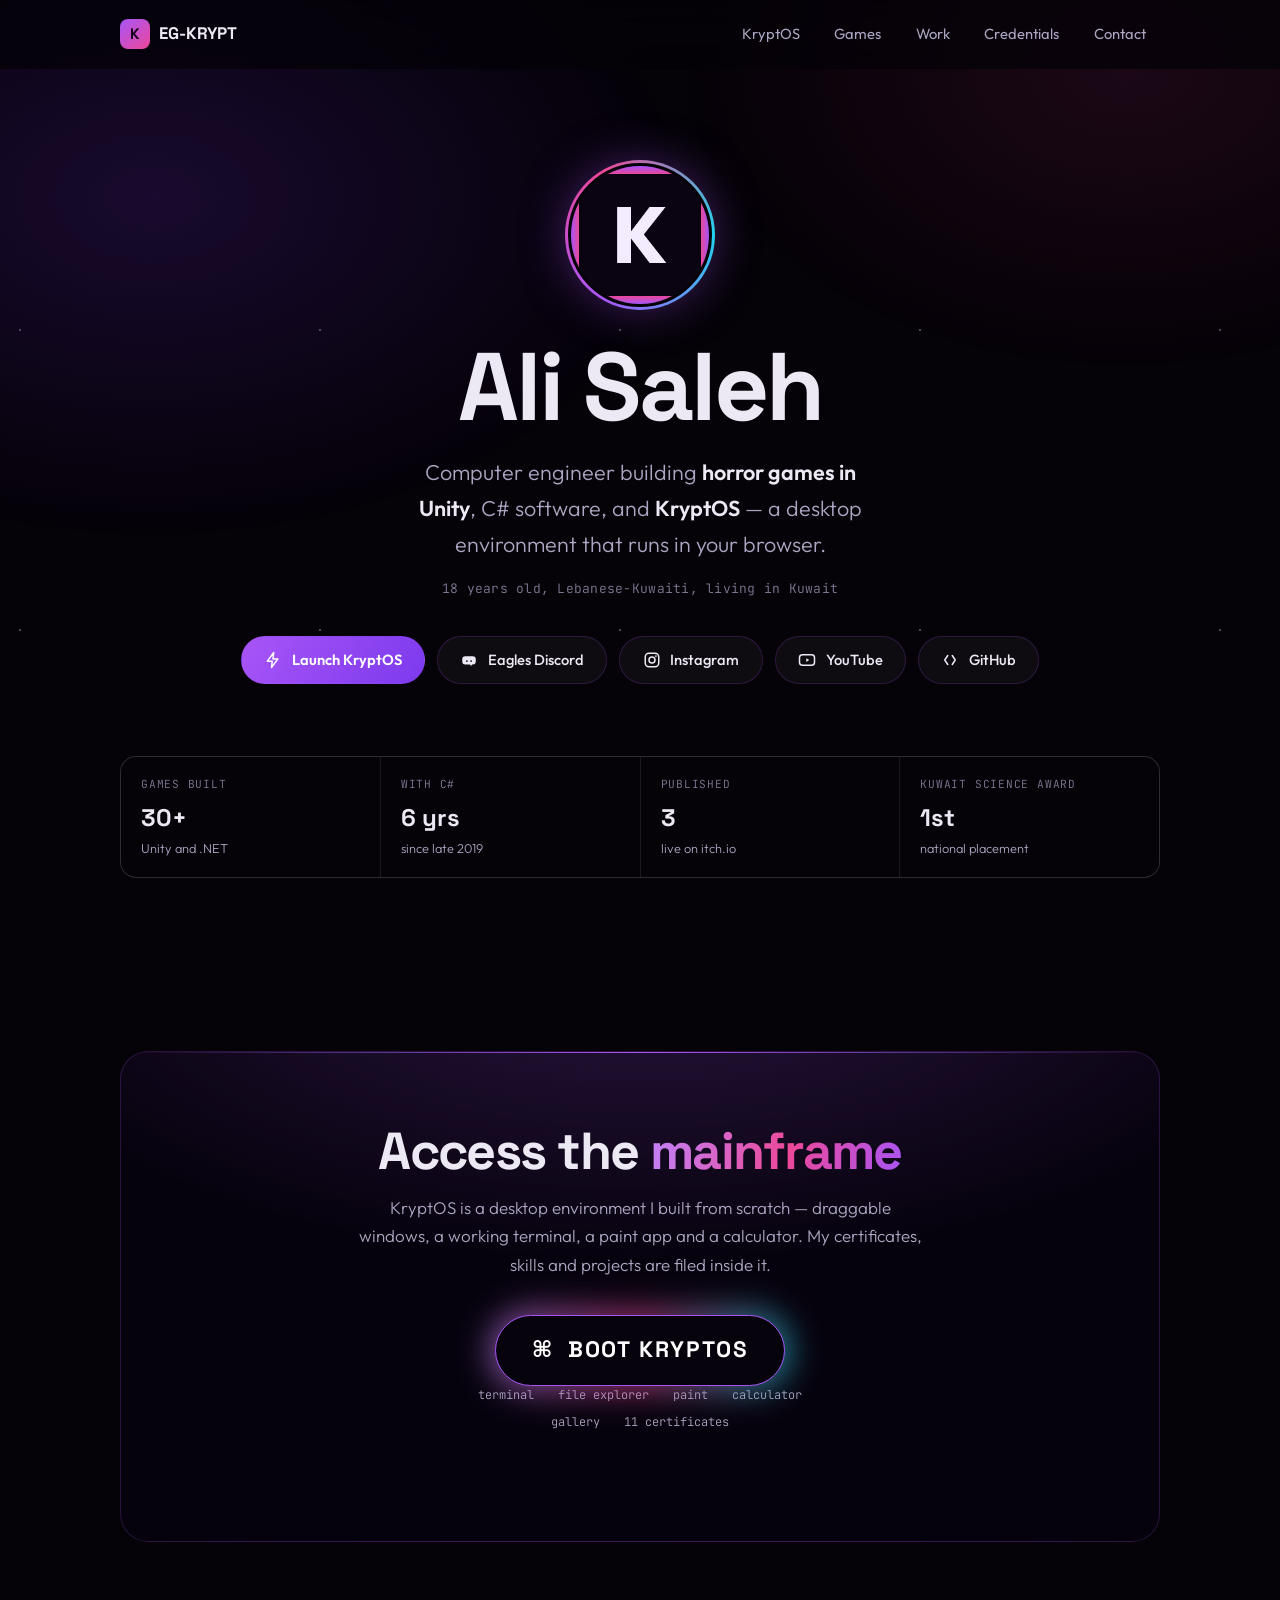
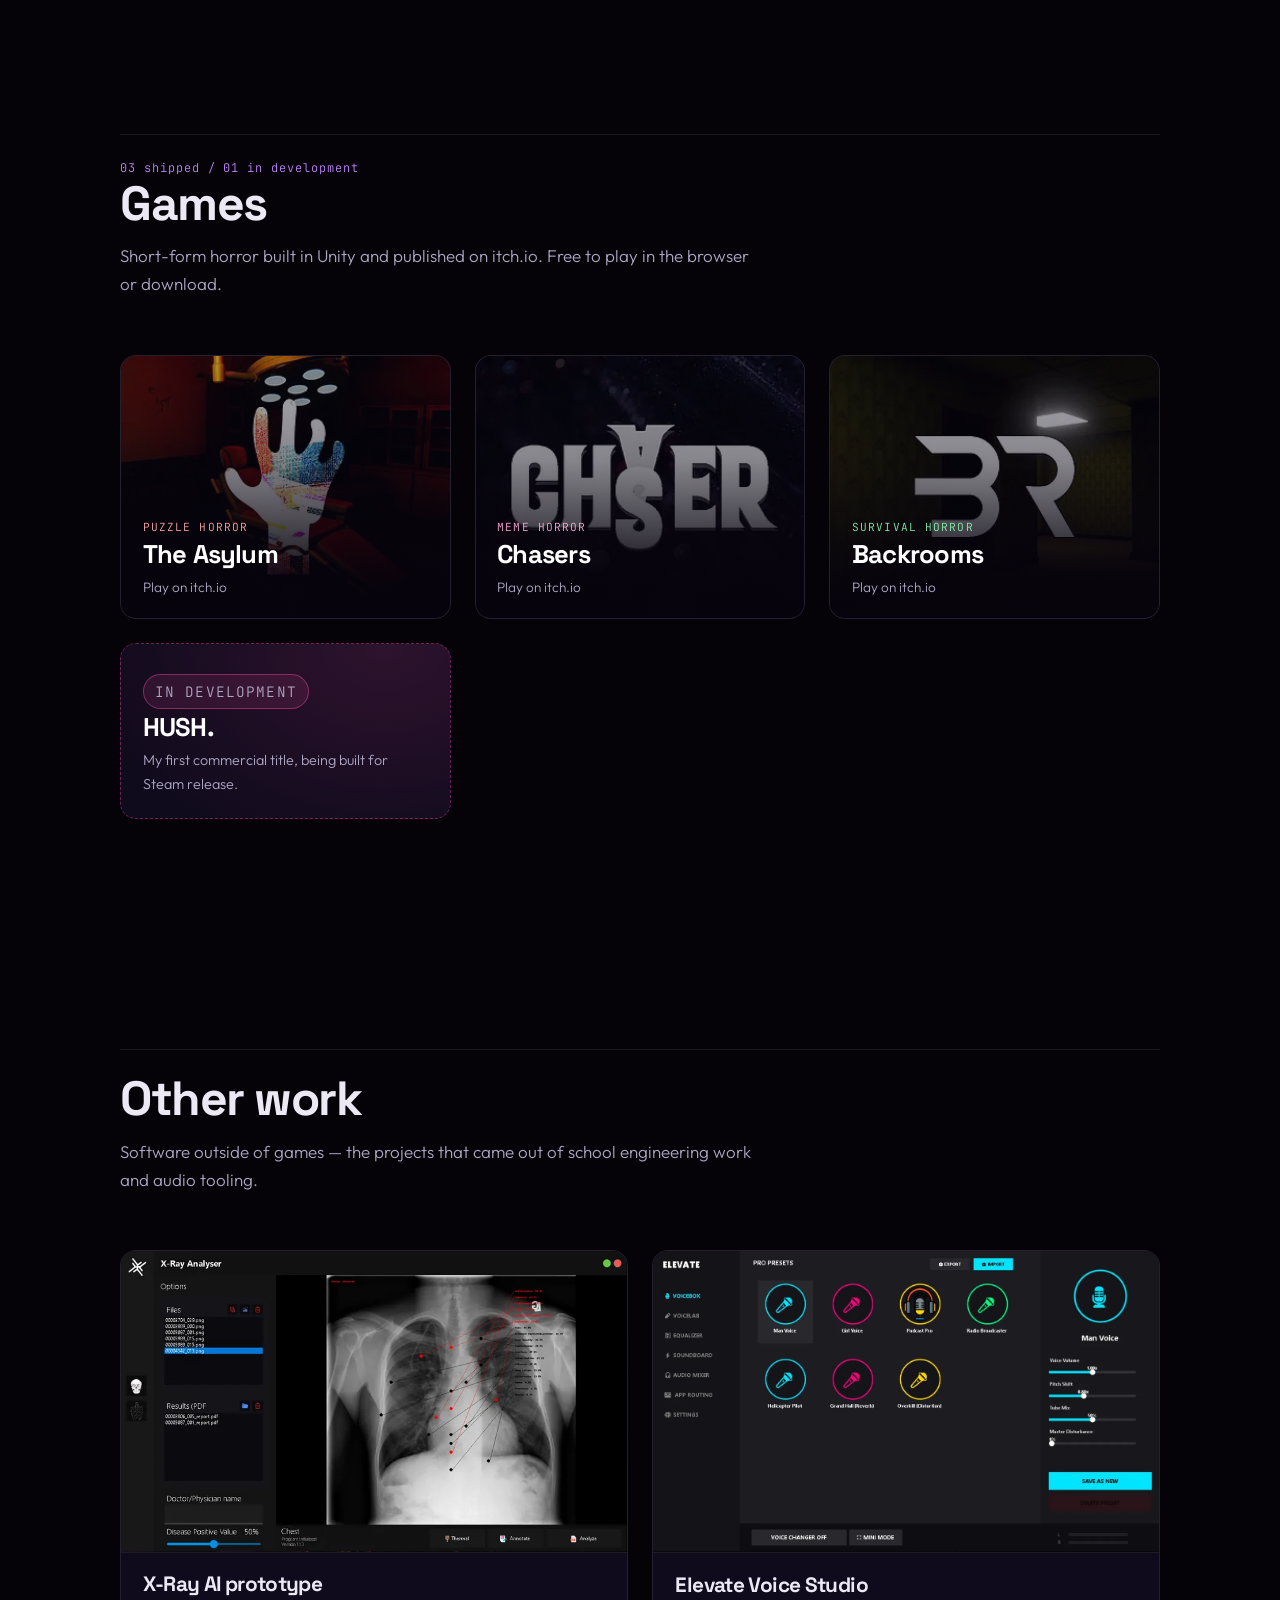
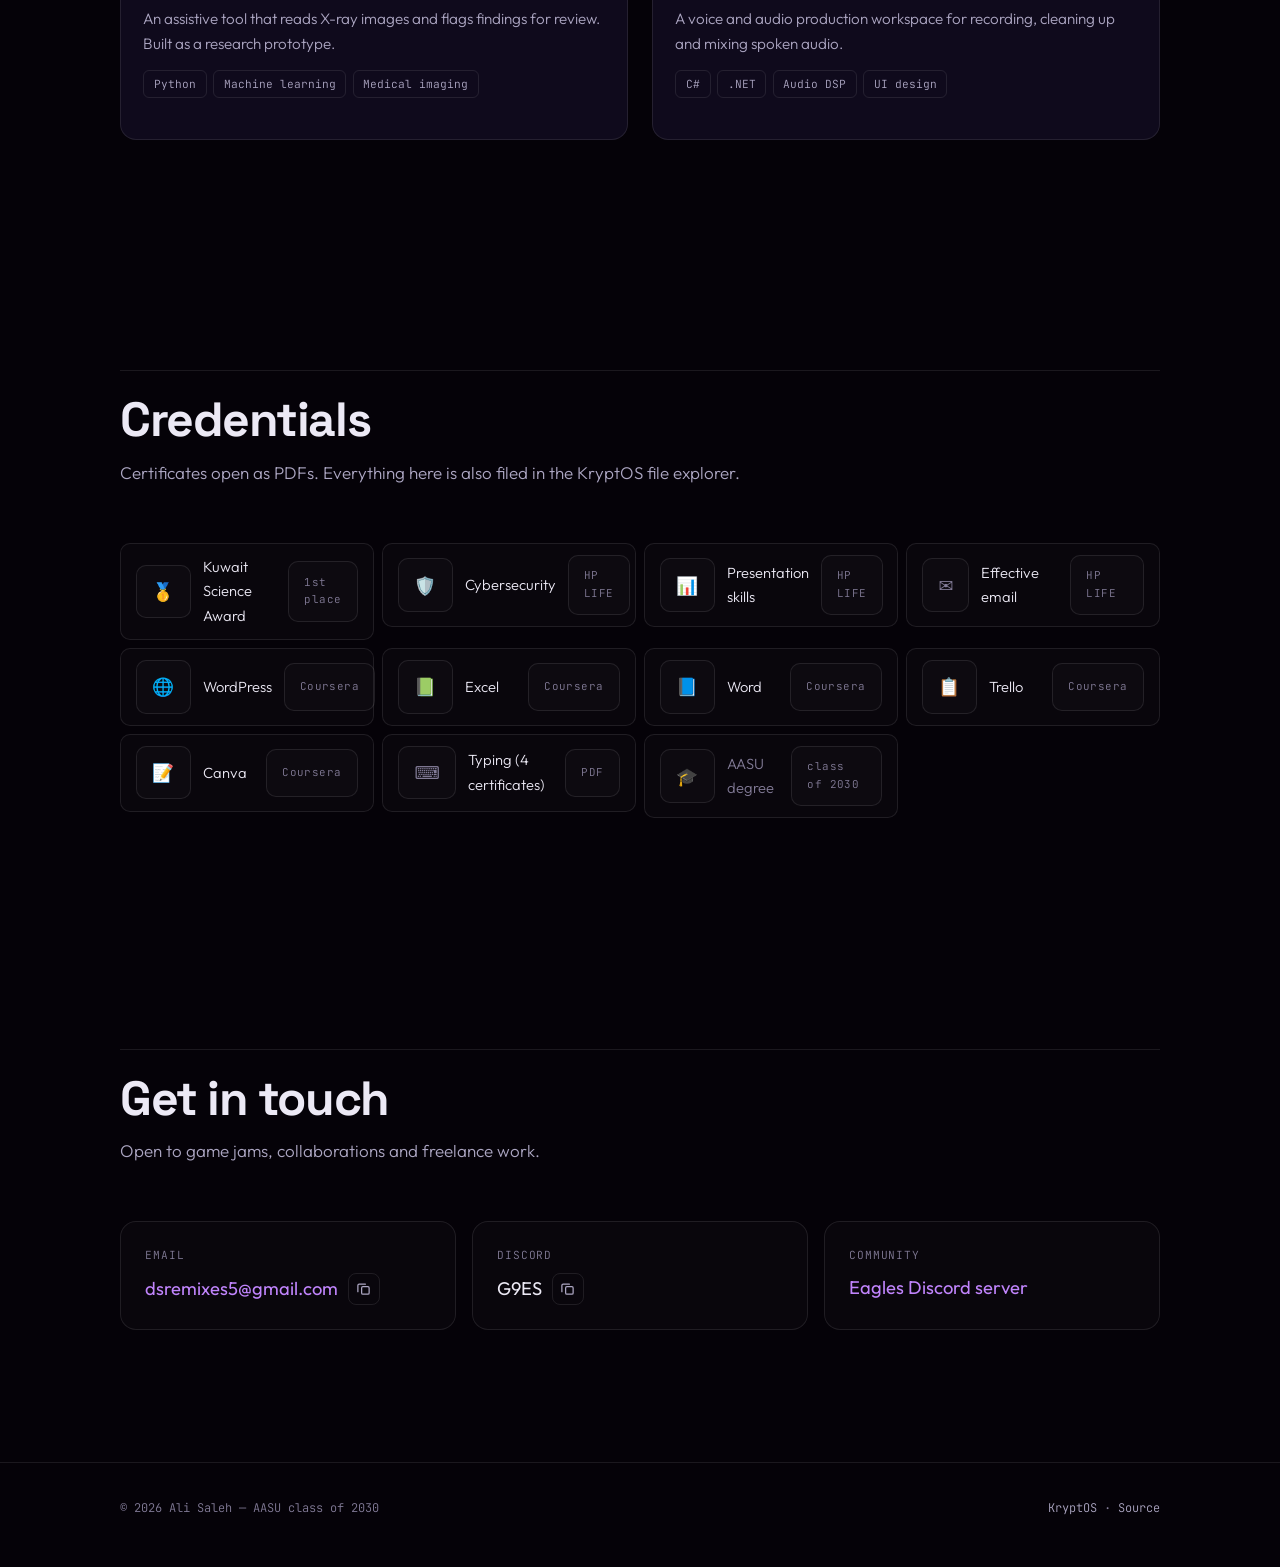
<file: index.html>
<!DOCTYPE html>
<html lang="en">
<head>
<meta charset="utf-8">
<meta name="viewport" content="width=device-width, initial-scale=1">

<title>Ali Saleh — Computer Engineer, Software &amp; Game Developer</title>
<meta name="description" content="Ali Saleh (EG-KRYPT) builds horror games in Unity, C# software, and KryptOS — an interactive desktop that runs in your browser. Three games published on itch.io and HUSH. in development for Steam.">
<meta name="author" content="Ali Saleh">
<link rel="canonical" href="https://kryptdev.me/">
<meta name="theme-color" content="#050208">
<meta name="color-scheme" content="dark">

<!-- Social sharing -->
<meta property="og:type" content="website">
<meta property="og:site_name" content="kryptdev.me">
<meta property="og:url" content="https://kryptdev.me/">
<meta property="og:title" content="Ali Saleh — Computer Engineer, Software &amp; Game Developer">
<meta property="og:description" content="Horror games in Unity, C# software, and KryptOS — an interactive desktop that runs in your browser.">
<meta property="og:image" content="https://kryptdev.me/assets/img/og.png">
<meta property="og:image:width" content="1200">
<meta property="og:image:height" content="630">
<meta property="og:image:alt" content="Ali Saleh — kryptdev.me">
<meta name="twitter:card" content="summary_large_image">
<meta name="twitter:title" content="Ali Saleh — Computer Engineer, Software &amp; Game Developer">
<meta name="twitter:description" content="Horror games in Unity, C# software, and KryptOS — an interactive desktop that runs in your browser.">
<meta name="twitter:image" content="https://kryptdev.me/assets/img/og.png">

<!-- Icons -->
<link rel="icon" href="./assets/img/favicon.svg" type="image/svg+xml">
<link rel="apple-touch-icon" href="./assets/img/apple-touch-icon.png">
<link rel="manifest" href="./site.webmanifest">

<!-- Fonts: preconnect first so the handshake overlaps the CSS download -->
<link rel="preconnect" href="https://fonts.googleapis.com">
<link rel="preconnect" href="https://fonts.gstatic.com" crossorigin>
<link rel="stylesheet" href="https://fonts.googleapis.com/css2?family=Space+Grotesk:wght@500;700&family=Outfit:wght@300;400;600&family=JetBrains+Mono:wght@400;500&display=swap">

<link rel="stylesheet" href="./assets/css/base.css">
<link rel="stylesheet" href="./assets/css/site.css">
<link rel="prefetch" href="./os.html" as="document">
</head>

<body>

<a class="skip-link" href="#main">Skip to content</a>

<div class="starfield" aria-hidden="true"></div>

<div id="warp" aria-hidden="true"><div class="core"></div></div>

<header class="nav" id="nav">
  <div class="wrap nav__inner">
    <a class="brand" href="#top">
      <span class="brand__mark" aria-hidden="true">K</span>
      EG-KRYPT
    </a>

    <button class="nav__toggle" id="nav-toggle" type="button"
            aria-expanded="false" aria-controls="nav-links" aria-label="Open menu">
      <svg class="icon-open" viewBox="0 0 24 24" fill="none" stroke-width="2" stroke-linecap="round" aria-hidden="true"><path d="M4 7h16M4 12h16M4 17h16"/></svg>
      <svg class="icon-close" viewBox="0 0 24 24" fill="none" stroke-width="2" stroke-linecap="round" aria-hidden="true"><path d="M6 6l12 12M18 6L6 18"/></svg>
    </button>

    <ul class="nav__links" id="nav-links">
      <li><a href="#kryptos">KryptOS</a></li>
      <li><a href="#games">Games</a></li>
      <li><a href="#work">Work</a></li>
      <li><a href="#credentials">Credentials</a></li>
      <li><a href="#contact">Contact</a></li>
    </ul>
  </div>
</header>

<main id="main">

  <!-- ============================ HERO ============================ -->
  <section class="wrap hero" id="top">
    <div class="hero__avatar">
      <img src="https://github.com/egkrypt.png" width="150" height="150"
           alt="Ali Saleh" fetchpriority="high"
           onerror="this.onerror=null;this.src='./assets/img/icon-512.png'">
    </div>

    <h1>Ali Saleh</h1>

    <p class="hero__lede">
      Computer engineer building <strong>horror games in Unity</strong>,
      C# software, and <strong>KryptOS</strong> — a desktop environment that
      runs in your browser.
    </p>

    <!-- Update the age here once a year, or replace with a birth year. -->
    <p class="mono" style="margin-top:1rem;color:var(--dim)">18 years old, Lebanese-Kuwaiti, living in Kuwait</p>

    <div class="hero__actions">
      <a class="btn btn--primary" href="#kryptos">
        <svg viewBox="0 0 24 24" fill="none" stroke="currentColor" stroke-width="2" stroke-linecap="round" stroke-linejoin="round" aria-hidden="true"><path d="M13 2 4.5 13.5H11l-1 8.5 8.5-11.5H12z"/></svg>
        Launch KryptOS
      </a>
      <a class="btn btn--discord" href="https://discord.gg/ExMbGbcszn" target="_blank" rel="noopener noreferrer">
        <svg viewBox="0 0 24 24" fill="currentColor" aria-hidden="true"><path d="M7 7h10a4 4 0 0 1 4 4v3a4 4 0 0 1-4 4h-1.2l-.8 2-2-2H7a4 4 0 0 1-4-4v-3a4 4 0 0 1 4-4Zm2.2 5.2a1.2 1.2 0 1 0 0 2.4 1.2 1.2 0 0 0 0-2.4Zm5.6 0a1.2 1.2 0 1 0 0 2.4 1.2 1.2 0 0 0 0-2.4Z"/></svg>
        Eagles Discord
      </a>
      <a class="btn btn--instagram" href="https://www.instagram.com/egls.27/" target="_blank" rel="noopener noreferrer">
        <svg viewBox="0 0 24 24" fill="none" stroke="currentColor" stroke-width="2" aria-hidden="true"><rect x="3" y="3" width="18" height="18" rx="5"/><circle cx="12" cy="12" r="4"/><circle cx="17.2" cy="6.8" r="1.2" fill="currentColor" stroke="none"/></svg>
        Instagram
      </a>
      <a class="btn btn--youtube" href="https://www.youtube.com/@EG-Krypt" target="_blank" rel="noopener noreferrer">
        <svg viewBox="0 0 24 24" fill="none" stroke="currentColor" stroke-width="2" aria-hidden="true"><rect x="2" y="5" width="20" height="14" rx="4"/><path d="M11 9.5v5l4-2.5z" fill="currentColor" stroke="none"/></svg>
        YouTube
      </a>
      <a class="btn btn--github" href="https://github.com/egkrypt" target="_blank" rel="noopener noreferrer">
        <svg viewBox="0 0 24 24" fill="none" stroke="currentColor" stroke-width="2" stroke-linecap="round" stroke-linejoin="round" aria-hidden="true"><path d="M9 18l-4-6 4-6M15 6l4 6-4 6"/></svg>
        GitHub
      </a>
    </div>

    <dl class="facts">
      <div>
        <dt>Games built</dt>
        <dd>30+ <small>Unity and .NET</small></dd>
      </div>
      <div>
        <dt>With C#</dt>
        <dd>6 yrs <small>since late 2019</small></dd>
      </div>
      <div>
        <dt>Published</dt>
        <dd>3 <small>live on itch.io</small></dd>
      </div>
      <div>
        <dt>Kuwait Science Award</dt>
        <dd>1st <small>national placement</small></dd>
      </div>
    </dl>
  </section>

  <!-- ============================ KRYPTOS ============================ -->
  <section class="wrap section section--tight" id="kryptos">
    <div class="portal">
      <h2>Access the <span class="gradient-text">mainframe</span></h2>
      <p>
        KryptOS is a desktop environment I built from scratch — draggable windows,
        a working terminal, a paint app and a calculator. My certificates, skills
        and projects are filed inside it.
      </p>

      <div class="launch">
        <span class="launch__glow" aria-hidden="true"></span>
        <a class="launch__btn" href="./os.html" id="launch">
          <span aria-hidden="true">⌘</span> Boot KryptOS
        </a>
      </div>

      <p class="portal__grid">
        <span>terminal</span><span>file explorer</span><span>paint</span>
        <span>calculator</span><span>gallery</span><span>11 certificates</span>
      </p>
    </div>
  </section>

  <!-- ============================ GAMES ============================ -->
  <section class="wrap section" id="games">
    <div class="section-head">
      <hr>
      <p class="count">03 shipped / 01 in development</p>
      <h2>Games</h2>
      <p>Short-form horror built in Unity and published on itch.io. Free to play in the browser or download.</p>
    </div>

    <div class="grid-games">

      <a class="game" href="https://alawyds.itch.io/the-asylum" target="_blank" rel="noopener noreferrer">
        <div class="game__media">
          <picture>
            <source srcset="./assets/img/asylum.webp" type="image/webp">
            <img src="./assets/img/asylum.png" width="315" height="250" loading="lazy" decoding="async"
                 alt="Dim corridor from The Asylum">
          </picture>
        </div>
        <div class="game__body">
          <p class="game__tag tag-red">Puzzle horror</p>
          <h3>The Asylum</h3>
          <p class="game__meta">Play on itch.io</p>
        </div>
      </a>

      <a class="game" href="https://alawyds.itch.io/chasers" target="_blank" rel="noopener noreferrer">
        <div class="game__media">
          <picture>
            <source srcset="./assets/img/chasers.webp" type="image/webp">
            <img src="./assets/img/chasers.png" width="315" height="250" loading="lazy" decoding="async"
                 alt="Chase scene from Chasers">
          </picture>
        </div>
        <div class="game__body">
          <p class="game__tag tag-pink">Meme horror</p>
          <h3>Chasers</h3>
          <p class="game__meta">Play on itch.io</p>
        </div>
      </a>

      <a class="game" href="https://alawyds.itch.io/backrooms" target="_blank" rel="noopener noreferrer">
        <div class="game__media">
          <picture>
            <source srcset="./assets/img/backrooms.webp" type="image/webp">
            <img src="./assets/img/backrooms.png" width="315" height="250" loading="lazy" decoding="async"
                 alt="Yellow corridor from Backrooms">
          </picture>
        </div>
        <div class="game__body">
          <p class="game__tag tag-green">Survival horror</p>
          <h3>Backrooms</h3>
          <p class="game__meta">Play on itch.io</p>
        </div>
      </a>

      <article class="game game--wip">
        <p class="badge">In development</p>
        <h3>HUSH.</h3>
        <p>My first commercial title, being built for Steam release.</p>
      </article>

    </div>
  </section>

  <!-- ============================ WORK ============================ -->
  <section class="wrap section" id="work">
    <div class="section-head">
      <hr>
      <h2>Other work</h2>
      <p>Software outside of games — the projects that came out of school engineering work and audio tooling.</p>
    </div>

    <div class="grid-work">

      <article class="work">
        <div class="work__media">
          <picture>
            <source srcset="./assets/img/xray-prototype.webp" type="image/webp">
            <img src="./assets/img/xray-prototype.png" width="799" height="475" loading="lazy" decoding="async"
                 alt="Screenshot of the X-Ray AI prototype interface">
          </picture>
        </div>
        <div class="work__body">
          <h3>X-Ray AI prototype</h3>
          <p>An assistive tool that reads X-ray images and flags findings for review. Built as a research prototype.</p>
          <ul class="work__stack">
            <li>Python</li><li>Machine learning</li><li>Medical imaging</li>
          </ul>
        </div>
      </article>

      <article class="work">
        <div class="work__media">
          <picture>
            <source srcset="./assets/img/elevate-studio.webp" type="image/webp">
            <img src="./assets/img/elevate-studio.jpg" width="1277" height="760" loading="lazy" decoding="async"
                 alt="Screenshot of the Elevate Voice Studio interface">
          </picture>
        </div>
        <div class="work__body">
          <h3>Elevate Voice Studio</h3>
          <p>A voice and audio production workspace for recording, cleaning up and mixing spoken audio.</p>
          <ul class="work__stack">
            <li>C#</li><li>.NET</li><li>Audio DSP</li><li>UI design</li>
          </ul>
        </div>
      </article>

    </div>
  </section>

  <!-- ============================ CREDENTIALS ============================ -->
  <section class="wrap section" id="credentials">
    <div class="section-head">
      <hr>
      <h2>Credentials</h2>
      <p>Certificates open as PDFs. Everything here is also filed in the KryptOS file explorer.</p>
    </div>

    <ul class="creds">
      <li><a href="./Degrees/Kuwait_Science_Award.pdf" target="_blank" rel="noopener">
        <span class="ico" aria-hidden="true">🥇</span> Kuwait Science Award <span class="issuer">1st place</span></a></li>
      <li><a href="./Degrees/HP_Cybersecurity.pdf" target="_blank" rel="noopener">
        <span class="ico" aria-hidden="true">🛡️</span> Cybersecurity <span class="issuer">HP LIFE</span></a></li>
      <li><a href="./Degrees/HP_Presentations.pdf" target="_blank" rel="noopener">
        <span class="ico" aria-hidden="true">📊</span> Presentation skills <span class="issuer">HP LIFE</span></a></li>
      <li><a href="./Degrees/HP_Emails.pdf" target="_blank" rel="noopener">
        <span class="ico" aria-hidden="true">✉️</span> Effective email <span class="issuer">HP LIFE</span></a></li>
      <li><a href="./Degrees/Coursera_WP.pdf" target="_blank" rel="noopener">
        <span class="ico" aria-hidden="true">🌐</span> WordPress <span class="issuer">Coursera</span></a></li>
      <li><a href="./Degrees/Coursera_Excel.pdf" target="_blank" rel="noopener">
        <span class="ico" aria-hidden="true">📗</span> Excel <span class="issuer">Coursera</span></a></li>
      <li><a href="./Degrees/Coursera_Word.pdf" target="_blank" rel="noopener">
        <span class="ico" aria-hidden="true">📘</span> Word <span class="issuer">Coursera</span></a></li>
      <li><a href="./Degrees/Coursera_Trello.pdf" target="_blank" rel="noopener">
        <span class="ico" aria-hidden="true">📋</span> Trello <span class="issuer">Coursera</span></a></li>
      <li><a href="./Degrees/Coursera_Canva.pdf" target="_blank" rel="noopener">
        <span class="ico" aria-hidden="true">📝</span> Canva <span class="issuer">Coursera</span></a></li>
      <li><a href="./Degrees/Typing_Certs.pdf" target="_blank" rel="noopener">
        <span class="ico" aria-hidden="true">⌨️</span> Typing (4 certificates) <span class="issuer">PDF</span></a></li>
      <li><span><span class="ico" aria-hidden="true">🎓</span> AASU degree <span class="issuer">class of 2030</span></span></li>
    </ul>
  </section>

  <!-- ============================ CONTACT ============================ -->
  <section class="wrap section" id="contact">
    <div class="section-head">
      <hr>
      <h2>Get in touch</h2>
      <p>Open to game jams, collaborations and freelance work.</p>
    </div>

    <dl class="contact-grid">
      <div class="contact-card">
        <dt>Email</dt>
        <dd>
          <a href="mailto:dsremixes5@gmail.com">dsremixes5@gmail.com</a>
          <button class="copy" type="button" data-copy="dsremixes5@gmail.com" aria-label="Copy email address">
            <svg viewBox="0 0 24 24" fill="none" stroke="currentColor" stroke-width="2" stroke-linecap="round" stroke-linejoin="round" aria-hidden="true"><rect x="9" y="9" width="12" height="12" rx="2"/><path d="M15 5H5a2 2 0 0 0-2 2v10"/></svg>
          </button>
        </dd>
      </div>

      <div class="contact-card">
        <dt>Discord</dt>
        <dd>
          G9ES
          <button class="copy" type="button" data-copy="G9ES" aria-label="Copy Discord username">
            <svg viewBox="0 0 24 24" fill="none" stroke="currentColor" stroke-width="2" stroke-linecap="round" stroke-linejoin="round" aria-hidden="true"><rect x="9" y="9" width="12" height="12" rx="2"/><path d="M15 5H5a2 2 0 0 0-2 2v10"/></svg>
          </button>
        </dd>
      </div>

      <div class="contact-card">
        <dt>Community</dt>
        <dd><a href="https://discord.gg/ExMbGbcszn" target="_blank" rel="noopener noreferrer">Eagles Discord server</a></dd>
      </div>
    </dl>

    <p class="sr-only" role="status" id="copy-status"></p>
  </section>

</main>

<footer class="foot">
  <div class="wrap foot__inner">
    <p>© <span id="year">2026</span> Ali Saleh — AASU class of 2030</p>
    <p><a href="./os.html">KryptOS</a> · <a href="https://github.com/egkrypt/egkrypt.github.io" target="_blank" rel="noopener noreferrer">Source</a></p>
  </div>
</footer>

<script src="./assets/js/site.js" defer></script>

<script type="application/ld+json">
{
  "@context": "https://schema.org",
  "@type": "Person",
  "name": "Ali Saleh",
  "alternateName": "EG-KRYPT",
  "url": "https://kryptdev.me/",
  "image": "https://kryptdev.me/assets/img/og.png",
  "jobTitle": "Computer Engineer, Software and Game Developer",
  "nationality": ["Lebanese", "Kuwaiti"],
  "address": { "@type": "PostalAddress", "addressCountry": "KW" },
  "email": "mailto:dsremixes5@gmail.com",
  "knowsAbout": ["C#", ".NET", "Unity", "Game development", "C++", "Python", "UI/UX design", "Video editing", "Linux server administration"],
  "award": "1st place, Kuwait Science Award",
  "sameAs": [
    "https://github.com/egkrypt",
    "https://www.youtube.com/@EG-Krypt",
    "https://www.instagram.com/egls.27/",
    "https://alawyds.itch.io/"
  ]
}
</script>

</body>
</html>
</file>
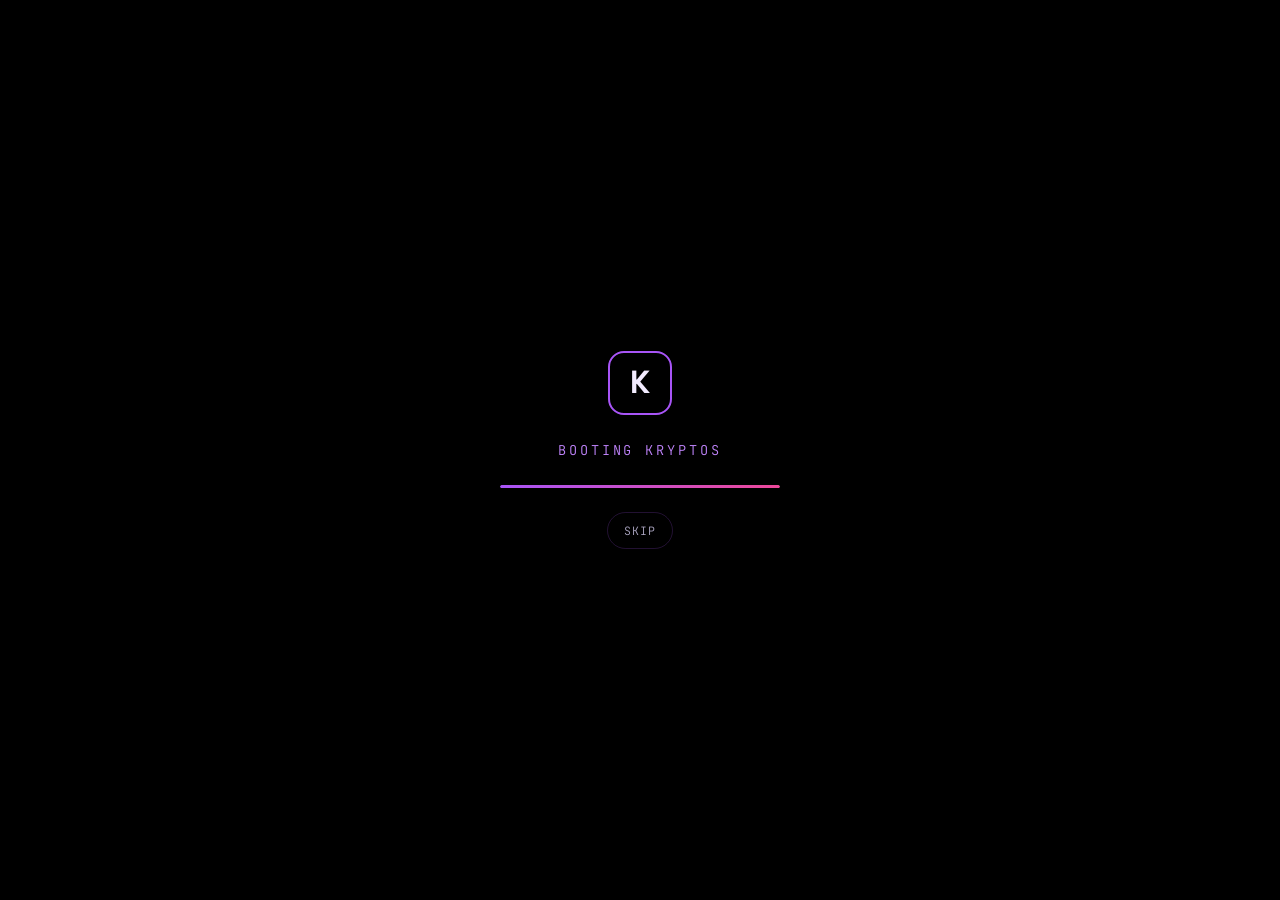
<file: os.html>
<!DOCTYPE html>
<html lang="en">
<head>
<meta charset="utf-8">
<meta name="viewport" content="width=device-width, initial-scale=1, viewport-fit=cover">

<title>KryptOS — Ali Saleh's Interactive Desktop</title>
<meta name="description" content="KryptOS is an interactive desktop environment built by Ali Saleh: draggable windows, a working terminal, paint app and calculator, with his certificates, skills and projects filed inside.">
<link rel="canonical" href="https://kryptdev.me/os.html">
<meta name="theme-color" content="#07030f">
<meta name="color-scheme" content="dark">

<meta property="og:type" content="website">
<meta property="og:url" content="https://kryptdev.me/os.html">
<meta property="og:title" content="KryptOS — an interactive desktop by Ali Saleh">
<meta property="og:description" content="Draggable windows, a working terminal, paint and calculator apps. Built from scratch with plain HTML, CSS and JavaScript.">
<meta property="og:image" content="https://kryptdev.me/assets/img/og.png">
<meta name="twitter:card" content="summary_large_image">
<meta name="twitter:image" content="https://kryptdev.me/assets/img/og.png">

<link rel="icon" href="./assets/img/favicon.svg" type="image/svg+xml">
<link rel="apple-touch-icon" href="./assets/img/apple-touch-icon.png">
<link rel="manifest" href="./site.webmanifest">

<link rel="preconnect" href="https://fonts.googleapis.com">
<link rel="preconnect" href="https://fonts.gstatic.com" crossorigin>
<link rel="stylesheet" href="https://fonts.googleapis.com/css2?family=Space+Grotesk:wght@500;700&family=Outfit:wght@300;400;600&family=JetBrains+Mono:wght@400;500&display=swap">

<link rel="stylesheet" href="./assets/css/base.css">
<link rel="stylesheet" href="./assets/css/os.css">
</head>

<body>

<!-- Boot screen. Skippable, and gone in under two seconds. -->
<div id="boot">
  <div class="boot__mark" aria-hidden="true">K</div>
  <p class="boot__label">BOOTING KRYPTOS</p>
  <div class="boot__bar" role="presentation"><i></i></div>
  <button class="boot__skip" type="button" id="boot-skip">SKIP</button>
</div>

<div class="wallpaper" aria-hidden="true"></div>

<p class="sr-only" role="status" id="os-status"></p>

<!-- ============================ DESKTOP ============================ -->
<div id="desktop">
  <h1 class="sr-only">KryptOS — interactive desktop by Ali Saleh</h1>

  <nav id="icons" aria-label="Desktop apps">
    <button class="icon" type="button" data-open-app="app-files">
      <span class="glyph" aria-hidden="true">🗂️</span><span class="label">Certificates</span>
    </button>
    <button class="icon" type="button" data-open-app="app-skills">
      <span class="glyph" aria-hidden="true">⚙️</span><span class="label">Skills</span>
    </button>
    <button class="icon" type="button" data-open-app="app-games">
      <span class="glyph" aria-hidden="true">🎮</span><span class="label">Games</span>
    </button>
    <button class="icon" type="button" data-open-app="app-gallery">
      <span class="glyph" aria-hidden="true">🖼️</span><span class="label">Projects</span>
    </button>
    <button class="icon" type="button" data-open-app="app-term">
      <span class="glyph" aria-hidden="true">🖥️</span><span class="label">Terminal</span>
    </button>
    <button class="icon" type="button" data-open-app="app-paint">
      <span class="glyph" aria-hidden="true">🎨</span><span class="label">Paint</span>
    </button>
    <button class="icon" type="button" data-open-app="app-calc">
      <span class="glyph" aria-hidden="true">🧮</span><span class="label">Calculator</span>
    </button>
    <button class="icon" type="button" data-open-app="app-contact">
      <span class="glyph" aria-hidden="true">✉️</span><span class="label">Contact</span>
    </button>
  </nav>

  <!-- ---------------------- APP: Certificates ---------------------- -->
  <section class="win" id="app-files" data-title="Certificates" data-glyph="🗂️"
           data-open="false" aria-labelledby="t-files" style="width:min(780px,calc(100vw - 2rem))">
    <header class="titlebar">
      <span class="glyph" aria-hidden="true">🗂️</span>
      <h2 id="t-files">File Explorer — Certificates</h2>
      <div class="win-btns">
        <button class="min" type="button" aria-label="Minimise window"><svg viewBox="0 0 14 14" aria-hidden="true"><path d="M2 7h10" stroke="currentColor" stroke-width="1.6"/></svg></button>
        <button class="max" type="button" aria-label="Maximise window" aria-pressed="false"><svg viewBox="0 0 14 14" aria-hidden="true"><rect x="2.5" y="2.5" width="9" height="9" fill="none" stroke="currentColor" stroke-width="1.6"/></svg></button>
        <button class="close" type="button" aria-label="Close window"><svg viewBox="0 0 14 14" aria-hidden="true"><path d="M3 3l8 8M11 3l-8 8" stroke="currentColor" stroke-width="1.6"/></svg></button>
      </div>
    </header>
    <div class="win-body">
      <p class="pathbar"><span aria-hidden="true">📁</span> C:\Users\Ali\Degrees_and_Certs <span style="margin-left:auto">11 items</span></p>

      <div class="filegrid">
        <a class="file" href="./Degrees/Kuwait_Science_Award.pdf" target="_blank" rel="noopener">
          <span class="glyph" aria-hidden="true">🥇</span><span>Kuwait Science Award<br><small style="color:var(--amber)">1st place</small></span>
        </a>
        <a class="file" href="./Degrees/HP_Cybersecurity.pdf" target="_blank" rel="noopener">
          <span class="glyph" aria-hidden="true">🛡️</span><span>Cybersecurity<br><small style="color:var(--dim)">HP LIFE</small></span>
        </a>
        <a class="file" href="./Degrees/HP_Presentations.pdf" target="_blank" rel="noopener">
          <span class="glyph" aria-hidden="true">📊</span><span>Presentations<br><small style="color:var(--dim)">HP LIFE</small></span>
        </a>
        <a class="file" href="./Degrees/HP_Emails.pdf" target="_blank" rel="noopener">
          <span class="glyph" aria-hidden="true">✉️</span><span>Effective email<br><small style="color:var(--dim)">HP LIFE</small></span>
        </a>
        <a class="file" href="./Degrees/Coursera_WP.pdf" target="_blank" rel="noopener">
          <span class="glyph" aria-hidden="true">🌐</span><span>WordPress<br><small style="color:var(--dim)">Coursera</small></span>
        </a>
        <a class="file" href="./Degrees/Coursera_Excel.pdf" target="_blank" rel="noopener">
          <span class="glyph" aria-hidden="true">📗</span><span>Excel<br><small style="color:var(--dim)">Coursera</small></span>
        </a>
        <a class="file" href="./Degrees/Coursera_Word.pdf" target="_blank" rel="noopener">
          <span class="glyph" aria-hidden="true">📘</span><span>Word<br><small style="color:var(--dim)">Coursera</small></span>
        </a>
        <a class="file" href="./Degrees/Coursera_Trello.pdf" target="_blank" rel="noopener">
          <span class="glyph" aria-hidden="true">📋</span><span>Trello<br><small style="color:var(--dim)">Coursera</small></span>
        </a>
        <a class="file" href="./Degrees/Coursera_Canva.pdf" target="_blank" rel="noopener">
          <span class="glyph" aria-hidden="true">📝</span><span>Canva<br><small style="color:var(--dim)">Coursera</small></span>
        </a>
        <a class="file" href="./Degrees/Typing_Certs.pdf" target="_blank" rel="noopener">
          <span class="glyph" aria-hidden="true">⌨️</span><span>Typing<br><small style="color:var(--dim)">4 certificates</small></span>
        </a>
        <div class="file file--off">
          <span class="glyph" aria-hidden="true">🎓</span><span>AASU degree<br><small>class of 2030</small></span>
        </div>
      </div>
    </div>
    <div class="resize-handle" aria-hidden="true"></div>
  </section>

  <!-- ---------------------- APP: Skills ---------------------- -->
  <section class="win" id="app-skills" data-title="Skills" data-glyph="⚙️"
           data-open="false" aria-labelledby="t-skills" style="width:min(680px,calc(100vw - 2rem))">
    <header class="titlebar">
      <span class="glyph" aria-hidden="true">⚙️</span>
      <h2 id="t-skills">Skills</h2>
      <div class="win-btns">
        <button class="min" type="button" aria-label="Minimise window"><svg viewBox="0 0 14 14" aria-hidden="true"><path d="M2 7h10" stroke="currentColor" stroke-width="1.6"/></svg></button>
        <button class="max" type="button" aria-label="Maximise window" aria-pressed="false"><svg viewBox="0 0 14 14" aria-hidden="true"><rect x="2.5" y="2.5" width="9" height="9" fill="none" stroke="currentColor" stroke-width="1.6"/></svg></button>
        <button class="close" type="button" aria-label="Close window"><svg viewBox="0 0 14 14" aria-hidden="true"><path d="M3 3l8 8M11 3l-8 8" stroke="currentColor" stroke-width="1.6"/></svg></button>
      </div>
    </header>
    <div class="win-body">
      <div class="skillset">

        <section>
          <h3>Programming</h3>
          <dl>
            <div class="skillrow">
              <dt>C#
                <span class="level" role="img" aria-label="5 out of 5"><i data-on="true"></i><i data-on="true"></i><i data-on="true"></i><i data-on="true"></i><i data-on="true"></i></span>
              </dt>
              <dd>Six years, since late 2019. Main language for both game and desktop work.</dd>
            </div>
            <div class="skillrow">
              <dt>Unity
                <span class="level" role="img" aria-label="5 out of 5"><i data-on="true"></i><i data-on="true"></i><i data-on="true"></i><i data-on="true"></i><i data-on="true"></i></span>
              </dt>
              <dd>Over 30 games built, three of them published.</dd>
            </div>
            <div class="skillrow">
              <dt>.NET
                <span class="level" role="img" aria-label="4 out of 5"><i data-on="true"></i><i data-on="true"></i><i data-on="true"></i><i data-on="true"></i><i></i></span>
              </dt>
              <dd>Desktop tools and audio software.</dd>
            </div>
            <div class="skillrow">
              <dt>C++
                <span class="level" role="img" aria-label="2 out of 5"><i data-on="true"></i><i data-on="true"></i><i></i><i></i><i></i></span>
              </dt>
              <dd>Low-level work. Currently learning Windows kernel driver development.</dd>
            </div>
            <div class="skillrow">
              <dt>Python
                <span class="level" role="img" aria-label="2 out of 5"><i data-on="true"></i><i data-on="true"></i><i></i><i></i><i></i></span>
              </dt>
              <dd>Learning, with a focus on AI and machine learning.</dd>
            </div>
          </dl>
        </section>

        <section>
          <h3>Motion, audio and design</h3>
          <dl>
            <div class="skillrow">
              <dt>After Effects
                <span class="level" role="img" aria-label="4 out of 5"><i data-on="true"></i><i data-on="true"></i><i data-on="true"></i><i data-on="true"></i><i></i></span>
              </dt>
              <dd>Editing, animation and montages, in 2D and 3D using Element.</dd>
            </div>
            <div class="skillrow">
              <dt>Audio design
                <span class="level" role="img" aria-label="3 out of 5"><i data-on="true"></i><i data-on="true"></i><i data-on="true"></i><i></i><i></i></span>
              </dt>
              <dd>After Effects, Soundtrap and Audacity.</dd>
            </div>
            <div class="skillrow">
              <dt>Image editing
                <span class="level" role="img" aria-label="3 out of 5"><i data-on="true"></i><i data-on="true"></i><i data-on="true"></i><i></i><i></i></span>
              </dt>
              <dd>Pixlr and Filmora for video.</dd>
            </div>
            <div class="skillrow">
              <dt>UI and UX
                <span class="level" role="img" aria-label="4 out of 5"><i data-on="true"></i><i data-on="true"></i><i data-on="true"></i><i data-on="true"></i><i></i></span>
              </dt>
              <dd>Interface layout and colour choices that hold up on screen.</dd>
            </div>
          </dl>
        </section>

        <section>
          <h3>Systems</h3>
          <dl>
            <div class="skillrow">
              <dt>Linux servers
                <span class="level" role="img" aria-label="3 out of 5"><i data-on="true"></i><i data-on="true"></i><i data-on="true"></i><i></i><i></i></span>
              </dt>
              <dd>Hosting on Ubuntu 22.04 and 24.04 LTS.</dd>
            </div>
            <div class="skillrow">
              <dt>Discord
                <span class="level" role="img" aria-label="4 out of 5"><i data-on="true"></i><i data-on="true"></i><i data-on="true"></i><i data-on="true"></i><i></i></span>
              </dt>
              <dd>Server architecture, roles and moderation setup.</dd>
            </div>
          </dl>
        </section>

        <section>
          <h3>Learning next</h3>
          <ul class="learning">
            <li>Blender</li><li>Photoshop</li><li>Illustrator</li>
            <li>Kernel drivers</li><li>Python for AI</li>
          </ul>
        </section>

      </div>
    </div>
    <div class="resize-handle" aria-hidden="true"></div>
  </section>

  <!-- ---------------------- APP: Games ---------------------- -->
  <section class="win" id="app-games" data-title="Games" data-glyph="🎮"
           data-open="false" aria-labelledby="t-games" style="width:min(620px,calc(100vw - 2rem));height:min(440px,calc(100vh - 6rem))">
    <header class="titlebar">
      <span class="glyph" aria-hidden="true">🎮</span>
      <h2 id="t-games">Games Library</h2>
      <div class="win-btns">
        <button class="min" type="button" aria-label="Minimise window"><svg viewBox="0 0 14 14" aria-hidden="true"><path d="M2 7h10" stroke="currentColor" stroke-width="1.6"/></svg></button>
        <button class="max" type="button" aria-label="Maximise window" aria-pressed="false"><svg viewBox="0 0 14 14" aria-hidden="true"><rect x="2.5" y="2.5" width="9" height="9" fill="none" stroke="currentColor" stroke-width="1.6"/></svg></button>
        <button class="close" type="button" aria-label="Close window"><svg viewBox="0 0 14 14" aria-hidden="true"><path d="M3 3l8 8M11 3l-8 8" stroke="currentColor" stroke-width="1.6"/></svg></button>
      </div>
    </header>
    <div class="win-body">
      <div class="gamelist">
        <a href="https://alawyds.itch.io/the-asylum" target="_blank" rel="noopener noreferrer">
          <picture>
            <source srcset="./assets/img/asylum.webp" type="image/webp">
            <img class="cover" src="./assets/img/asylum.png" width="315" height="250" loading="lazy" alt="">
          </picture>
          <div><h3>The Asylum</h3><p>Puzzle horror</p></div>
          <span class="go">itch.io ↗</span>
        </a>
        <a href="https://alawyds.itch.io/chasers" target="_blank" rel="noopener noreferrer">
          <picture>
            <source srcset="./assets/img/chasers.webp" type="image/webp">
            <img class="cover" src="./assets/img/chasers.png" width="315" height="250" loading="lazy" alt="">
          </picture>
          <div><h3>Chasers</h3><p>Meme horror</p></div>
          <span class="go">itch.io ↗</span>
        </a>
        <a href="https://alawyds.itch.io/backrooms" target="_blank" rel="noopener noreferrer">
          <picture>
            <source srcset="./assets/img/backrooms.webp" type="image/webp">
            <img class="cover" src="./assets/img/backrooms.png" width="315" height="250" loading="lazy" alt="">
          </picture>
          <div><h3>Backrooms</h3><p>Survival horror</p></div>
          <span class="go">itch.io ↗</span>
        </a>
        <div>
          <span class="cover" aria-hidden="true" style="display:grid;place-items:center;background:rgba(236,72,153,.12);font-size:1.3rem">🔒</span>
          <div><h3>HUSH.</h3><p>In development for Steam</p></div>
          <span class="go">soon</span>
        </div>
      </div>
    </div>
    <div class="resize-handle" aria-hidden="true"></div>
  </section>

  <!-- ---------------------- APP: Projects ---------------------- -->
  <section class="win" id="app-gallery" data-title="Projects" data-glyph="🖼️"
           data-open="false" aria-labelledby="t-gallery">
    <header class="titlebar">
      <span class="glyph" aria-hidden="true">🖼️</span>
      <h2 id="t-gallery">Projects</h2>
      <div class="win-btns">
        <button class="min" type="button" aria-label="Minimise window"><svg viewBox="0 0 14 14" aria-hidden="true"><path d="M2 7h10" stroke="currentColor" stroke-width="1.6"/></svg></button>
        <button class="max" type="button" aria-label="Maximise window" aria-pressed="false"><svg viewBox="0 0 14 14" aria-hidden="true"><rect x="2.5" y="2.5" width="9" height="9" fill="none" stroke="currentColor" stroke-width="1.6"/></svg></button>
        <button class="close" type="button" aria-label="Close window"><svg viewBox="0 0 14 14" aria-hidden="true"><path d="M3 3l8 8M11 3l-8 8" stroke="currentColor" stroke-width="1.6"/></svg></button>
      </div>
    </header>
    <div class="win-body">
      <div class="gallery">
        <button class="shot" type="button"
                data-shot="./assets/img/xray-prototype.png"
                data-alt="Screenshot of the X-Ray AI prototype interface"
                data-cap="X-Ray AI prototype — reads X-ray images and flags findings for review.">
          <picture>
            <source srcset="./assets/img/xray-prototype.webp" type="image/webp">
            <img src="./assets/img/xray-prototype.png" width="799" height="475" loading="lazy"
                 alt="Screenshot of the X-Ray AI prototype interface">
          </picture>
          <span class="cap">X-Ray AI prototype</span>
        </button>

        <button class="shot" type="button"
                data-shot="./assets/img/elevate-studio.jpg"
                data-alt="Screenshot of the Elevate Voice Studio interface"
                data-cap="Elevate Voice Studio — a workspace for recording, cleaning up and mixing spoken audio.">
          <picture>
            <source srcset="./assets/img/elevate-studio.webp" type="image/webp">
            <img src="./assets/img/elevate-studio.jpg" width="1277" height="760" loading="lazy"
                 alt="Screenshot of the Elevate Voice Studio interface">
          </picture>
          <span class="cap">Elevate Voice Studio</span>
        </button>
      </div>
    </div>
    <div class="resize-handle" aria-hidden="true"></div>
  </section>

  <!-- ---------------------- APP: Contact ---------------------- -->
  <section class="win" id="app-contact" data-title="Contact" data-glyph="✉️"
           data-open="false" aria-labelledby="t-contact" style="width:min(520px,calc(100vw - 2rem));height:min(380px,calc(100vh - 6rem))">
    <header class="titlebar">
      <span class="glyph" aria-hidden="true">✉️</span>
      <h2 id="t-contact">Contact</h2>
      <div class="win-btns">
        <button class="min" type="button" aria-label="Minimise window"><svg viewBox="0 0 14 14" aria-hidden="true"><path d="M2 7h10" stroke="currentColor" stroke-width="1.6"/></svg></button>
        <button class="max" type="button" aria-label="Maximise window" aria-pressed="false"><svg viewBox="0 0 14 14" aria-hidden="true"><rect x="2.5" y="2.5" width="9" height="9" fill="none" stroke="currentColor" stroke-width="1.6"/></svg></button>
        <button class="close" type="button" aria-label="Close window"><svg viewBox="0 0 14 14" aria-hidden="true"><path d="M3 3l8 8M11 3l-8 8" stroke="currentColor" stroke-width="1.6"/></svg></button>
      </div>
    </header>
    <div class="win-body">
      <dl class="contact-list">
        <div class="contact-row">
          <dt>Email</dt>
          <dd><a href="mailto:dsremixes5@gmail.com">dsremixes5@gmail.com</a>
            <button class="copy" type="button" data-copy="dsremixes5@gmail.com" aria-label="Copy email address">
            <svg viewBox="0 0 24 24" fill="none" stroke="currentColor" stroke-width="2" stroke-linecap="round" aria-hidden="true"><rect x="9" y="9" width="12" height="12" rx="2"/><path d="M15 5H5a2 2 0 0 0-2 2v10"/></svg>
          </button></dd>
        </div>
        <div class="contact-row">
          <dt>Discord</dt>
          <dd>G9ES
            <button class="copy" type="button" data-copy="G9ES" aria-label="Copy Discord username">
            <svg viewBox="0 0 24 24" fill="none" stroke="currentColor" stroke-width="2" stroke-linecap="round" aria-hidden="true"><rect x="9" y="9" width="12" height="12" rx="2"/><path d="M15 5H5a2 2 0 0 0-2 2v10"/></svg>
          </button></dd>
        </div>
        <div class="contact-row">
          <dt>Server</dt>
          <dd><a href="https://discord.gg/ExMbGbcszn" target="_blank" rel="noopener noreferrer">Eagles Discord ↗</a></dd>
        </div>
        <div class="contact-row">
          <dt>Games</dt>
          <dd><a href="https://alawyds.itch.io/" target="_blank" rel="noopener noreferrer">itch.io profile ↗</a></dd>
        </div>
        <div class="contact-row">
          <dt>Video</dt>
          <dd><a href="https://www.youtube.com/@EG-Krypt" target="_blank" rel="noopener noreferrer">YouTube ↗</a></dd>
        </div>
      </dl>
    </div>
    <div class="resize-handle" aria-hidden="true"></div>
  </section>

  <!-- ---------------------- APP: Paint ---------------------- -->
  <section class="win" id="app-paint" data-title="Paint" data-glyph="🎨"
           data-open="false" aria-labelledby="t-paint" style="width:min(660px,calc(100vw - 2rem));height:min(520px,calc(100vh - 6rem))">
    <header class="titlebar">
      <span class="glyph" aria-hidden="true">🎨</span>
      <h2 id="t-paint">Krypt Paint</h2>
      <div class="win-btns">
        <button class="min" type="button" aria-label="Minimise window"><svg viewBox="0 0 14 14" aria-hidden="true"><path d="M2 7h10" stroke="currentColor" stroke-width="1.6"/></svg></button>
        <button class="max" type="button" aria-label="Maximise window" aria-pressed="false"><svg viewBox="0 0 14 14" aria-hidden="true"><rect x="2.5" y="2.5" width="9" height="9" fill="none" stroke="currentColor" stroke-width="1.6"/></svg></button>
        <button class="close" type="button" aria-label="Close window"><svg viewBox="0 0 14 14" aria-hidden="true"><path d="M3 3l8 8M11 3l-8 8" stroke="currentColor" stroke-width="1.6"/></svg></button>
      </div>
    </header>
    <div class="win-body win-body--flush">
      <div class="paint-wrap">
        <div class="toolbar">
          <button id="tool-brush" type="button" aria-pressed="true">Brush</button>
          <button id="tool-eraser" type="button" aria-pressed="false">Eraser</button>
          <label for="paint-color">Colour
            <input type="color" id="paint-color" value="#a855f7">
          </label>
          <label for="paint-size">Size
            <input type="range" id="paint-size" min="1" max="40" value="6">
            <output id="paint-size-out" class="mono">6px</output>
          </label>
          <span class="spacer"></span>
          <button id="paint-undo" type="button">Undo</button>
          <button id="paint-clear" type="button">Clear</button>
          <button id="paint-save" type="button">Save PNG</button>
        </div>
        <div class="canvas-host">
          <canvas id="paint" role="img" aria-label="Drawing canvas — use a mouse, finger or stylus"></canvas>
        </div>
      </div>
    </div>
    <div class="resize-handle" aria-hidden="true"></div>
  </section>

  <!-- ---------------------- APP: Calculator ---------------------- -->
  <section class="win" id="app-calc" data-title="Calculator" data-glyph="🧮"
           data-open="false" aria-labelledby="t-calc" style="width:min(340px,calc(100vw - 2rem));height:min(500px,calc(100vh - 6rem))">
    <header class="titlebar">
      <span class="glyph" aria-hidden="true">🧮</span>
      <h2 id="t-calc">Calculator</h2>
      <div class="win-btns">
        <button class="min" type="button" aria-label="Minimise window"><svg viewBox="0 0 14 14" aria-hidden="true"><path d="M2 7h10" stroke="currentColor" stroke-width="1.6"/></svg></button>
        <button class="close" type="button" aria-label="Close window"><svg viewBox="0 0 14 14" aria-hidden="true"><path d="M3 3l8 8M11 3l-8 8" stroke="currentColor" stroke-width="1.6"/></svg></button>
      </div>
    </header>
    <div class="win-body">
      <div class="calc">
        <div class="calc__screen">
          <div class="calc__expr mono" id="calc-expr">&nbsp;</div>
          <output class="calc__out" id="calc-out" aria-live="polite">0</output>
        </div>
        <div class="keys">
          <button type="button" class="fn" data-key="C">C</button>
          <button type="button" class="fn" data-key="back" aria-label="Backspace">⌫</button>
          <button type="button" class="fn" data-key="(">(</button>
          <button type="button" class="fn" data-key=")">)</button>

          <button type="button" data-key="7">7</button>
          <button type="button" data-key="8">8</button>
          <button type="button" data-key="9">9</button>
          <button type="button" class="op" data-key="/" aria-label="Divide">÷</button>

          <button type="button" data-key="4">4</button>
          <button type="button" data-key="5">5</button>
          <button type="button" data-key="6">6</button>
          <button type="button" class="op" data-key="*" aria-label="Multiply">×</button>

          <button type="button" data-key="1">1</button>
          <button type="button" data-key="2">2</button>
          <button type="button" data-key="3">3</button>
          <button type="button" class="op" data-key="-" aria-label="Subtract">−</button>

          <button type="button" data-key="0">0</button>
          <button type="button" data-key=".">.</button>
          <button type="button" class="fn" data-key="%" aria-label="Percent">%</button>
          <button type="button" class="op" data-key="+" aria-label="Add">+</button>

          <button type="button" class="eq" data-key="=" aria-label="Equals">=</button>
        </div>
      </div>
    </div>
  </section>

  <!-- ---------------------- APP: Terminal ---------------------- -->
  <section class="win" id="app-term" data-title="Terminal" data-glyph="🖥️"
           data-open="false" aria-labelledby="t-term" data-autofocus="#term-input"
           style="width:min(640px,calc(100vw - 2rem));height:min(420px,calc(100vh - 6rem))">
    <header class="titlebar">
      <span class="glyph" aria-hidden="true">🖥️</span>
      <h2 id="t-term">kshell</h2>
      <div class="win-btns">
        <button class="min" type="button" aria-label="Minimise window"><svg viewBox="0 0 14 14" aria-hidden="true"><path d="M2 7h10" stroke="currentColor" stroke-width="1.6"/></svg></button>
        <button class="max" type="button" aria-label="Maximise window" aria-pressed="false"><svg viewBox="0 0 14 14" aria-hidden="true"><rect x="2.5" y="2.5" width="9" height="9" fill="none" stroke="currentColor" stroke-width="1.6"/></svg></button>
        <button class="close" type="button" aria-label="Close window"><svg viewBox="0 0 14 14" aria-hidden="true"><path d="M3 3l8 8M11 3l-8 8" stroke="currentColor" stroke-width="1.6"/></svg></button>
      </div>
    </header>
    <div class="win-body win-body--flush">
      <div class="term">
        <div class="term__out" id="term-out" role="log" aria-live="polite" aria-label="Terminal output"></div>
        <div class="term__line">
          <span class="ps1" aria-hidden="true">ali@kryptos:~$</span>
          <label class="sr-only" for="term-input">Terminal command</label>
          <input id="term-input" type="text" autocomplete="off" autocapitalize="off"
                 spellcheck="false" enterkeyhint="send" placeholder="type help">
        </div>
      </div>
    </div>
    <div class="resize-handle" aria-hidden="true"></div>
  </section>

</div>

<!-- ============================ LIGHTBOX ============================ -->
<div id="lightbox" data-open="false" role="dialog" aria-modal="true" aria-label="Project screenshot">
  <button class="lb-close" id="lb-close" type="button" aria-label="Close image">
    <svg viewBox="0 0 24 24" width="20" height="20" fill="none" stroke="currentColor" stroke-width="2" aria-hidden="true"><path d="M5 5l14 14M19 5L5 19"/></svg>
  </button>
  <figure style="margin:0">
    <img id="lb-img" alt="">
    <figcaption id="lb-cap"></figcaption>
  </figure>
</div>

<!-- ============================ START MENU ============================ -->
<div id="start-menu" data-open="false" aria-label="Start menu">
  <div class="start-head">
    <img src="https://github.com/egkrypt.png" width="40" height="40" alt=""
         onerror="this.onerror=null;this.src='./assets/img/icon-192.png'">
    <div>
      <b>Ali Saleh</b>
      <span>administrator</span>
    </div>
  </div>

  <ul class="start-list">
    <li><button type="button" data-open-app="app-files"><span class="glyph" aria-hidden="true">🗂️</span> Certificates <span class="hint">11</span></button></li>
    <li><button type="button" data-open-app="app-skills"><span class="glyph" aria-hidden="true">⚙️</span> Skills</button></li>
    <li><button type="button" data-open-app="app-games"><span class="glyph" aria-hidden="true">🎮</span> Games <span class="hint">3</span></button></li>
    <li><button type="button" data-open-app="app-gallery"><span class="glyph" aria-hidden="true">🖼️</span> Projects</button></li>
    <li><button type="button" data-open-app="app-term"><span class="glyph" aria-hidden="true">🖥️</span> Terminal <span class="hint">kshell</span></button></li>
    <li><button type="button" data-open-app="app-paint"><span class="glyph" aria-hidden="true">🎨</span> Paint</button></li>
    <li><button type="button" data-open-app="app-calc"><span class="glyph" aria-hidden="true">🧮</span> Calculator</button></li>
    <li><button type="button" data-open-app="app-contact"><span class="glyph" aria-hidden="true">✉️</span> Contact</button></li>
  </ul>

  <div class="start-foot">
    <a href="./index.html"><span aria-hidden="true">🚪</span> Log off — back to the site</a>
  </div>
</div>

<!-- ============================ TASKBAR ============================ -->
<div class="taskbar">
  <button class="start-btn" id="start-btn" type="button"
          aria-expanded="false" aria-controls="start-menu" aria-label="Start menu">K</button>

  <div class="tasklist" id="tasklist" aria-label="Open windows"></div>

  <div class="tray">
    <span class="net" title="Connected">
      <svg viewBox="0 0 24 24" fill="none" stroke="currentColor" stroke-width="2" stroke-linecap="round" aria-hidden="true"><path d="M8.1 16.4a5.5 5.5 0 0 1 7.8 0M12 20h.01M4.9 12.9a10 10 0 0 1 14.2 0M1.4 9.4a15 15 0 0 1 21.2 0"/></svg>
      <span class="sr-only">Connected</span>
    </span>
    <span class="clock">
      <b id="clock-time">--:--</b>
      <span id="clock-date">--</span>
    </span>
    <a class="exit" href="./index.html" aria-label="Log off and return to the site" title="Log off">
      <svg viewBox="0 0 24 24" fill="none" stroke="currentColor" stroke-width="2" stroke-linecap="round" aria-hidden="true"><path d="M9 21H5a2 2 0 0 1-2-2V5a2 2 0 0 1 2-2h4M16 17l5-5-5-5M21 12H9"/></svg>
    </a>
  </div>
</div>

<script src="./assets/js/os.js" defer></script>
</body>
</html>
</file>
<file: assets/css/base.css>
/* ==========================================================================
   base.css — design tokens, reset and primitives shared by index + os
   ========================================================================== */

:root {
  /* Brand palette */
  --void:        #050208;
  --void-2:      #0a0513;
  --ink:         #0f0a1c;
  --violet:      #a855f7;
  --violet-lt:   #c084fc;
  --violet-dk:   #7c3aed;
  --magenta:     #ec4899;
  --cyan:        #22d3ee;
  --amber:       #fbbf24;

  /* Text — all tested for WCAG AA on --void */
  --text:        #ece9f5;  /* 16.2:1 */
  --muted:       #aca6c2;  /*  8.1:1 */
  --dim:         #837c98;  /*  4.8:1 */

  /* Surfaces */
  --glass:       rgba(255, 255, 255, 0.038);
  --glass-hi:    rgba(255, 255, 255, 0.07);
  --line:        rgba(168, 85, 247, 0.20);
  --line-soft:   rgba(255, 255, 255, 0.09);

  /* Type */
  --font-display: "Space Grotesk", "Poppins", ui-sans-serif, system-ui, sans-serif;
  --font-body:    "Outfit", ui-sans-serif, system-ui, -apple-system, "Segoe UI", sans-serif;
  --font-mono:    "JetBrains Mono", ui-monospace, "SFMono-Regular", Menlo, Consolas, monospace;

  /* Space + shape */
  --r-sm: 10px;
  --r-md: 16px;
  --r-lg: 28px;
  --shadow: 0 24px 60px -20px rgba(0, 0, 0, 0.85);
  --ring: 0 0 0 2px var(--void), 0 0 0 4px var(--violet-lt);

  --ease: cubic-bezier(0.22, 0.61, 0.36, 1);
  --dur: 0.28s;
}

*, *::before, *::after { box-sizing: border-box; }

html {
  -webkit-text-size-adjust: 100%;
  scroll-behavior: smooth;
  scroll-padding-top: 6rem;
}

body {
  margin: 0;
  background-color: var(--void);
  color: var(--text);
  font-family: var(--font-body);
  font-size: 1.0625rem;
  font-weight: 300;
  line-height: 1.65;
  -webkit-font-smoothing: antialiased;
  text-rendering: optimizeLegibility;
}

h1, h2, h3, h4 {
  font-family: var(--font-display);
  font-weight: 700;
  line-height: 1.04;
  letter-spacing: -0.03em;
  margin: 0;
  text-wrap: balance;
}

p { margin: 0; }

img, picture, svg, canvas { display: block; max-width: 100%; }
img { height: auto; }

a { color: var(--violet-lt); text-decoration-thickness: 1px; text-underline-offset: 0.2em; }
a:hover { color: var(--text); }

button, input, select, textarea { font: inherit; color: inherit; }

::selection { background: var(--violet); color: #fff; }

/* Keyboard focus — visible everywhere, never on mouse click */
:focus-visible {
  outline: none;
  box-shadow: var(--ring);
  border-radius: 6px;
}

/* --- Accessibility utilities ------------------------------------------- */

.sr-only {
  position: absolute;
  width: 1px; height: 1px;
  padding: 0; margin: -1px;
  overflow: hidden;
  clip-path: inset(50%);
  white-space: nowrap;
}

.skip-link {
  position: fixed;
  top: 0.5rem; left: 50%;
  translate: -50% -180%;
  z-index: 10000;
  padding: 0.7rem 1.25rem;
  background: var(--violet);
  color: #14061f;
  font-weight: 600;
  border-radius: 999px;
  text-decoration: none;
  transition: translate 0.2s var(--ease);
}
.skip-link:focus { translate: -50% 0; }

/* --- Starfield: pure CSS, zero requests, zero JS ---------------------- */

.starfield {
  position: fixed;
  inset: 0;
  z-index: -1;
  pointer-events: none;
  background-repeat: repeat;
  background-image:
    radial-gradient(1.4px 1.4px at 20px 30px,  rgba(232, 226, 255, 0.75) 50%, transparent 51%),
    radial-gradient(1px 1px at 140px 90px,     rgba(192, 132, 252, 0.55) 50%, transparent 51%),
    radial-gradient(1.2px 1.2px at 90px 210px, rgba(255, 255, 255, 0.45) 50%, transparent 51%),
    radial-gradient(1px 1px at 230px 160px,    rgba(236, 72, 153, 0.40) 50%, transparent 51%);
  background-size: 300px 300px, 260px 260px, 340px 340px, 420px 420px;
  opacity: 0.85;
}

.starfield::after {
  content: "";
  position: absolute;
  inset: 0;
  background:
    radial-gradient(70ch 45ch at 12% 22%, rgba(124, 58, 237, 0.20), transparent 70%),
    radial-gradient(60ch 40ch at 88% 8%,  rgba(236, 72, 153, 0.12), transparent 70%);
}

/* --- Primitives -------------------------------------------------------- */

.glass {
  background: linear-gradient(140deg, var(--glass), rgba(255, 255, 255, 0.012));
  border: 1px solid var(--line);
  backdrop-filter: blur(18px) saturate(140%);
  -webkit-backdrop-filter: blur(18px) saturate(140%);
}

.mono {
  font-family: var(--font-mono);
  font-size: 0.8125rem;
  letter-spacing: 0.02em;
}

/* Minimum 44px touch targets on anything tappable */
.tap { min-width: 44px; min-height: 44px; }

@media (prefers-reduced-motion: reduce) {
  html { scroll-behavior: auto; }
  *, *::before, *::after {
    animation-duration: 0.001ms !important;
    animation-iteration-count: 1 !important;
    transition-duration: 0.001ms !important;
  }
}
</file>
<file: assets/css/site.css>
/* ==========================================================================
   site.css — landing page (index.html, 404.html)
   ========================================================================== */

.wrap {
  width: 100%;
  max-width: 1120px;
  margin-inline: auto;
  padding-inline: clamp(1.25rem, 4vw, 2.5rem);
}

.section { padding-block: clamp(4rem, 9vw, 7.5rem); }
.section--tight { padding-block: clamp(3rem, 6vw, 5rem); }

/* Section heading: rule + heading + lede. The rule is the only divider,
   so it carries the structure instead of a decorative label. */
.section-head { margin-bottom: clamp(2rem, 5vw, 3.5rem); }
.section-head hr {
  border: 0;
  border-top: 1px solid var(--line-soft);
  margin: 0 0 1.5rem;
}
.section-head h2 { font-size: clamp(1.9rem, 4.6vw, 3rem); }
.section-head p {
  margin-top: 0.85rem;
  max-width: 58ch;
  color: var(--muted);
}
.section-head .count {
  font-family: var(--font-mono);
  font-size: 0.75rem;
  color: var(--violet-lt);
  letter-spacing: 0.08em;
}

.gradient-text {
  background: linear-gradient(105deg, var(--violet-lt), var(--magenta) 55%, var(--violet));
  -webkit-background-clip: text;
  background-clip: text;
  color: transparent;
}

/* --- Nav --------------------------------------------------------------- */

.nav {
  position: fixed;
  inset: 0 0 auto;
  z-index: 100;
  background: rgba(5, 2, 8, 0.72);
  backdrop-filter: blur(16px);
  -webkit-backdrop-filter: blur(16px);
  border-bottom: 1px solid transparent;
  transition: border-color var(--dur) var(--ease), background var(--dur) var(--ease);
}
.nav[data-scrolled="true"] {
  border-bottom-color: var(--line);
  background: rgba(5, 2, 8, 0.9);
}
.nav__inner {
  display: flex;
  align-items: center;
  justify-content: space-between;
  gap: 1rem;
  height: 4.25rem;
}
.brand {
  display: inline-flex;
  align-items: center;
  gap: 0.6rem;
  font-family: var(--font-display);
  font-size: 1.05rem;
  font-weight: 700;
  letter-spacing: -0.01em;
  color: var(--text);
  text-decoration: none;
}
.brand__mark {
  display: grid;
  place-items: center;
  width: 1.85rem; height: 1.85rem;
  border-radius: 8px;
  background: linear-gradient(140deg, var(--violet), var(--magenta));
  color: #16041f;
  font-size: 0.95rem;
  font-weight: 700;
}
.nav__links {
  display: flex;
  align-items: center;
  gap: 0.35rem;
  list-style: none;
  margin: 0; padding: 0;
}
.nav__links a {
  display: block;
  padding: 0.55rem 0.9rem;
  border-radius: 999px;
  color: var(--muted);
  font-size: 0.92rem;
  font-weight: 400;
  text-decoration: none;
  transition: color var(--dur) var(--ease), background var(--dur) var(--ease);
}
.nav__links a:hover { color: var(--text); background: var(--glass-hi); }
.nav__links a[aria-current="true"] { color: var(--text); }

.nav__toggle {
  display: none;
  place-items: center;
  width: 44px; height: 44px;
  background: var(--glass);
  border: 1px solid var(--line);
  border-radius: 12px;
  cursor: pointer;
}
.nav__toggle svg { width: 20px; height: 20px; stroke: var(--text); }
.nav__toggle .icon-close { display: none; }
.nav__toggle[aria-expanded="true"] .icon-close { display: block; }
.nav__toggle[aria-expanded="true"] .icon-open { display: none; }

@media (max-width: 720px) {
  .nav__toggle { display: grid; }
  .nav__links {
    position: absolute;
    inset: 4.25rem 0 auto;
    flex-direction: column;
    align-items: stretch;
    gap: 0;
    padding: 0.5rem clamp(1.25rem, 4vw, 2.5rem) 1.25rem;
    background: rgba(8, 4, 14, 0.97);
    border-bottom: 1px solid var(--line);
    display: none;
  }
  .nav__links[data-open="true"] { display: flex; }
  .nav__links a {
    padding: 0.95rem 0.5rem;
    border-radius: 10px;
    font-size: 1.05rem;
  }
}

/* --- Hero -------------------------------------------------------------- */

.hero {
  padding-top: clamp(7rem, 16vw, 10rem);
  padding-bottom: clamp(3rem, 7vw, 5rem);
  text-align: center;
}
.hero__avatar {
  width: clamp(104px, 22vw, 150px);
  aspect-ratio: 1;
  margin: 0 auto 1.75rem;
  padding: 3px;
  border-radius: 50%;
  background: conic-gradient(from 210deg, var(--violet), var(--magenta), var(--cyan), var(--violet));
  box-shadow: 0 0 50px -8px rgba(168, 85, 247, 0.5);
}
.hero__avatar img,
.hero__avatar .fallback {
  width: 100%; height: 100%;
  border-radius: 50%;
  object-fit: cover;
  border: 3px solid var(--void);
  background: var(--ink);
}
.hero__avatar .fallback {
  display: grid;
  place-items: center;
  font-family: var(--font-display);
  font-size: 2.5rem;
  color: var(--violet-lt);
}

.hero h1 {
  font-size: clamp(3rem, 12vw, 6rem);
  margin-bottom: 1.1rem;
}
.hero__lede {
  max-width: 34ch;
  margin-inline: auto;
  font-size: clamp(1.05rem, 2.6vw, 1.35rem);
  color: var(--muted);
  text-wrap: pretty;
}
.hero__lede strong { color: var(--text); font-weight: 600; }

.hero__actions {
  display: flex;
  flex-wrap: wrap;
  justify-content: center;
  gap: 0.75rem;
  margin-top: 2.25rem;
}

/* Facts row — real data, not decoration */
.facts {
  display: grid;
  grid-template-columns: repeat(auto-fit, minmax(140px, 1fr));
  gap: 1px;
  margin-top: clamp(3rem, 7vw, 4.5rem);
  background: var(--line-soft);
  border: 1px solid var(--line-soft);
  border-radius: var(--r-md);
  overflow: hidden;
  text-align: left;
}
.facts div {
  padding: 1.1rem 1.25rem;
  background: var(--void);
}
.facts dt {
  font-family: var(--font-mono);
  font-size: 0.7rem;
  letter-spacing: 0.07em;
  text-transform: uppercase;
  color: var(--dim);
}
.facts dd {
  margin: 0.3rem 0 0;
  font-family: var(--font-display);
  font-size: 1.5rem;
  font-weight: 700;
  color: var(--text);
}
.facts dd small {
  display: block;
  font-family: var(--font-body);
  font-size: 0.8rem;
  font-weight: 300;
  color: var(--muted);
  letter-spacing: 0;
}

/* --- Buttons ----------------------------------------------------------- */

.btn {
  display: inline-flex;
  align-items: center;
  justify-content: center;
  gap: 0.6rem;
  min-height: 44px;
  padding: 0.7rem 1.4rem;
  border: 1px solid var(--line);
  border-radius: 999px;
  background: var(--glass);
  color: var(--text);
  font-size: 0.92rem;
  font-weight: 500;
  text-decoration: none;
  cursor: pointer;
  transition: background var(--dur) var(--ease), border-color var(--dur) var(--ease),
              transform var(--dur) var(--ease);
}
.btn:hover {
  background: var(--glass-hi);
  border-color: var(--violet);
  color: var(--text);
  transform: translateY(-1px);
}
.btn svg { width: 18px; height: 18px; flex: none; }

.btn--primary {
  background: linear-gradient(120deg, var(--violet), var(--violet-dk));
  border-color: transparent;
  color: #fff;
  font-weight: 600;
}
.btn--primary:hover { background: linear-gradient(120deg, var(--violet-lt), var(--violet)); color: #fff; }

.btn--discord:hover { border-color: #5865f2; background: rgba(88, 101, 242, 0.18); }
.btn--instagram:hover { border-color: var(--magenta); background: rgba(236, 72, 153, 0.16); }
.btn--youtube:hover { border-color: #ef4444; background: rgba(239, 68, 68, 0.16); }
.btn--github:hover { border-color: #fff; background: rgba(255, 255, 255, 0.12); }

/* --- KryptOS portal: the one loud moment on the page ------------------- */

.portal {
  position: relative;
  overflow: hidden;
  padding: clamp(2.5rem, 7vw, 4.5rem) clamp(1.5rem, 5vw, 3.5rem);
  border-radius: var(--r-lg);
  background:
    radial-gradient(90ch 40ch at 50% -20%, rgba(168, 85, 247, 0.22), transparent 70%),
    rgba(8, 4, 16, 0.72);
  border: 1px solid var(--line);
  text-align: center;
}
.portal::before {
  content: "";
  position: absolute;
  inset: 0 0 auto;
  height: 1px;
  background: linear-gradient(90deg, transparent, var(--violet), transparent);
}
.portal h2 {
  font-size: clamp(1.8rem, 5.2vw, 3.25rem);
  margin-bottom: 1rem;
}
.portal p {
  max-width: 52ch;
  margin: 0 auto 2.25rem;
  color: var(--muted);
}
.portal__grid {
  display: flex;
  flex-wrap: wrap;
  justify-content: center;
  gap: 0.5rem 1.5rem;
  margin-top: 2.25rem;
  font-family: var(--font-mono);
  font-size: 0.75rem;
  color: var(--dim);
}

.launch {
  position: relative;
  display: inline-flex;
  isolation: isolate;
}
.launch__glow {
  position: absolute;
  inset: -6px;
  z-index: -1;
  border-radius: 999px;
  background: linear-gradient(90deg, var(--violet-lt), var(--magenta), var(--cyan));
  filter: blur(16px);
  opacity: 0.6;
  animation: breathe 3.2s ease-in-out infinite;
}
@keyframes breathe {
  50% { opacity: 1; filter: blur(24px); }
}
.launch__btn {
  display: inline-flex;
  align-items: center;
  gap: 0.85rem;
  padding: 1rem 2.25rem;
  border: 1px solid var(--violet);
  border-radius: 999px;
  background: #07030d;
  color: #fff;
  font-family: var(--font-display);
  font-size: clamp(1rem, 3.2vw, 1.4rem);
  font-weight: 700;
  letter-spacing: 0.08em;
  text-decoration: none;
  text-transform: uppercase;
  transition: transform var(--dur) var(--ease), background var(--dur) var(--ease);
}
.launch__btn:hover { transform: scale(1.03); background: #0d0518; color: #fff; }
.launch__btn:active { transform: scale(0.99); }

/* --- Cards: games ------------------------------------------------------ */

.grid-games {
  display: grid;
  grid-template-columns: repeat(auto-fit, minmax(min(100%, 270px), 1fr));
  gap: clamp(1rem, 2.5vw, 1.5rem);
}

.game {
  position: relative;
  display: block;
  overflow: hidden;
  border-radius: var(--r-md);
  border: 1px solid var(--line-soft);
  background: var(--ink);
  color: inherit;
  text-decoration: none;
  transition: border-color var(--dur) var(--ease), transform var(--dur) var(--ease);
}
.game:hover { border-color: var(--violet); transform: translateY(-3px); }
.game__media {
  position: relative;
  aspect-ratio: 5 / 4;
  overflow: hidden;
}
.game__media img {
  width: 100%; height: 100%;
  object-fit: cover;
  opacity: 0.68;
  transition: opacity var(--dur) var(--ease), scale 0.6s var(--ease);
}
.game:hover .game__media img { opacity: 0.9; scale: 1.05; }
.game__media::after {
  content: "";
  position: absolute; inset: 0;
  background: linear-gradient(to top, rgba(6, 3, 12, 0.96) 12%, rgba(6, 3, 12, 0.25) 60%, transparent);
}
.game__body {
  position: absolute;
  inset: auto 0 0;
  padding: 1.25rem 1.35rem;
}
.game__tag {
  font-family: var(--font-mono);
  font-size: 0.7rem;
  letter-spacing: 0.1em;
  text-transform: uppercase;
}
.game h3 { font-size: 1.6rem; margin-top: 0.3rem; color: #fff; }
.game__meta {
  display: flex;
  align-items: center;
  gap: 0.4rem;
  margin-top: 0.5rem;
  font-size: 0.85rem;
  color: var(--muted);
}
.tag-red { color: #fca5a5; }
.tag-pink { color: #f9a8d4; }
.tag-green { color: #86efac; }
.tag-violet { color: var(--violet-lt); }

/* In-development card: dashed to signal "not shipped yet" */
.game--wip {
  display: flex;
  flex-direction: column;
  justify-content: flex-end;
  min-height: 100%;
  padding: 1.35rem;
  border-style: dashed;
  border-color: rgba(236, 72, 153, 0.4);
  background:
    radial-gradient(40ch 30ch at 80% 0%, rgba(236, 72, 153, 0.14), transparent 70%),
    var(--ink);
}
.game--wip:hover { border-color: var(--magenta); }
.game--wip h3 { font-size: 1.6rem; }
.game--wip p { margin-top: 0.5rem; font-size: 0.9rem; color: var(--muted); }
.badge {
  align-self: flex-start;
  margin-bottom: auto;
  padding: 0.3rem 0.7rem;
  border-radius: 999px;
  border: 1px solid rgba(236, 72, 153, 0.45);
  background: rgba(236, 72, 153, 0.12);
  color: #f9a8d4;
  font-family: var(--font-mono);
  font-size: 0.68rem;
  letter-spacing: 0.08em;
  text-transform: uppercase;
}

/* --- Cards: build log / projects -------------------------------------- */

.grid-work {
  display: grid;
  grid-template-columns: repeat(auto-fit, minmax(min(100%, 320px), 1fr));
  gap: clamp(1rem, 2.5vw, 1.5rem);
}
.work {
  display: flex;
  flex-direction: column;
  overflow: hidden;
  border-radius: var(--r-md);
  border: 1px solid var(--line-soft);
  background: var(--ink);
  transition: border-color var(--dur) var(--ease);
}
.work:hover { border-color: var(--line); }
.work__media {
  aspect-ratio: 16 / 9;
  border-bottom: 1px solid var(--line-soft);
  background: #07040e;
}
.work__media img { width: 100%; height: 100%; object-fit: cover; }
.work__body { padding: 1.35rem 1.4rem 1.5rem; }
.work h3 { font-size: 1.3rem; }
.work__stack {
  display: flex;
  flex-wrap: wrap;
  gap: 0.4rem;
  margin-top: 0.9rem;
  list-style: none;
  padding: 0;
}
.work__stack li {
  padding: 0.22rem 0.6rem;
  border: 1px solid var(--line-soft);
  border-radius: 6px;
  font-family: var(--font-mono);
  font-size: 0.7rem;
  color: var(--muted);
}
.work p { margin-top: 0.6rem; color: var(--muted); font-size: 0.95rem; }

/* --- Credentials list -------------------------------------------------- */

.creds {
  display: grid;
  grid-template-columns: repeat(auto-fit, minmax(min(100%, 240px), 1fr));
  gap: 0.5rem;
  list-style: none;
  margin: 0; padding: 0;
}
.creds a,
.creds span {
  display: flex;
  align-items: center;
  gap: 0.75rem;
  min-height: 48px;
  padding: 0.7rem 0.95rem;
  border: 1px solid var(--line-soft);
  border-radius: var(--r-sm);
  background: rgba(255, 255, 255, 0.02);
  color: var(--text);
  font-size: 0.92rem;
  text-decoration: none;
  transition: border-color var(--dur) var(--ease), background var(--dur) var(--ease);
}
.creds a:hover { border-color: var(--violet); background: var(--glass-hi); }
.creds span { color: var(--dim); }
.creds .ico { flex: none; font-size: 1.1rem; }
.creds .issuer {
  margin-left: auto;
  font-family: var(--font-mono);
  font-size: 0.68rem;
  color: var(--dim);
  letter-spacing: 0.04em;
}

/* --- Contact ----------------------------------------------------------- */

.contact-grid {
  display: grid;
  grid-template-columns: repeat(auto-fit, minmax(min(100%, 260px), 1fr));
  gap: 1rem;
}
.contact-card {
  padding: 1.5rem;
  border-radius: var(--r-md);
  border: 1px solid var(--line-soft);
  background: rgba(255, 255, 255, 0.02);
}
.contact-card dt {
  font-family: var(--font-mono);
  font-size: 0.7rem;
  letter-spacing: 0.08em;
  text-transform: uppercase;
  color: var(--dim);
}
.contact-card dd {
  display: flex;
  align-items: center;
  gap: 0.6rem;
  margin: 0.5rem 0 0;
  font-size: 1.15rem;
  font-weight: 400;
  overflow-wrap: anywhere;
}
.contact-card a { color: var(--violet-lt); text-decoration: none; }
.contact-card a:hover { text-decoration: underline; }

.copy {
  display: grid;
  place-items: center;
  width: 32px; height: 32px;
  flex: none;
  border: 1px solid var(--line-soft);
  border-radius: 8px;
  background: transparent;
  color: var(--muted);
  cursor: pointer;
  transition: color var(--dur) var(--ease), border-color var(--dur) var(--ease);
}
.copy:hover { color: var(--text); border-color: var(--violet); }
.copy svg { width: 15px; height: 15px; }
.copy[data-copied="true"] { color: #86efac; border-color: #86efac; }

/* --- Footer ------------------------------------------------------------ */

.foot {
  border-top: 1px solid var(--line-soft);
  padding-block: 2.25rem 3rem;
}
.foot__inner {
  display: flex;
  flex-wrap: wrap;
  align-items: center;
  justify-content: space-between;
  gap: 1rem;
  font-family: var(--font-mono);
  font-size: 0.75rem;
  color: var(--dim);
}
.foot__inner a { color: var(--muted); text-decoration: none; }
.foot__inner a:hover { color: var(--text); }

/* --- Warp transition into KryptOS ------------------------------------- */

#warp {
  position: fixed;
  inset: 0;
  z-index: 9999;
  display: grid;
  place-items: center;
  background: #000;
  opacity: 0;
  visibility: hidden;
  transition: opacity 0.25s linear, visibility 0.25s linear;
}
#warp[data-on="true"] { opacity: 1; visibility: visible; }
#warp .core {
  width: 36px; aspect-ratio: 1;
  border-radius: 50%;
  background: #fff;
  box-shadow: 0 0 90px 24px rgba(192, 132, 252, 0.9);
}
#warp[data-on="true"] .core { animation: warp 0.72s cubic-bezier(0.55, 0, 0.9, 0.35) forwards; }
@keyframes warp {
  from { transform: scale(0.4); opacity: 1; }
  to   { transform: scale(90); opacity: 0; }
}

/* --- 404 --------------------------------------------------------------- */

.notfound {
  display: grid;
  place-items: center;
  min-height: 78vh;
  text-align: center;
}
.notfound__code {
  font-family: var(--font-mono);
  font-size: clamp(4rem, 18vw, 9rem);
  font-weight: 700;
  line-height: 1;
  color: transparent;
  background: linear-gradient(140deg, var(--violet-lt), var(--magenta));
  -webkit-background-clip: text;
  background-clip: text;
}
.notfound h1 { font-size: clamp(1.6rem, 5vw, 2.5rem); margin: 1rem 0 0.85rem; }
.notfound p { color: var(--muted); max-width: 44ch; margin-inline: auto; }
.notfound .hero__actions { margin-top: 2rem; }

@media (prefers-reduced-motion: reduce) {
  .game:hover, .btn:hover, .launch__btn:hover { transform: none; }
  .game:hover .game__media img { scale: 1; }
}
</file>
<file: assets/css/os.css>
/* ==========================================================================
   os.css — KryptOS desktop environment
   ========================================================================== */

:root {
  --taskbar-h: 52px;
  --titlebar-h: 40px;
}

html, body { height: 100%; }

body {
  overflow: hidden;
  overscroll-behavior: none;
  /* Text stays selectable inside windows — only the desktop chrome opts out */
}

/* --- Wallpaper: generated in CSS, no image request ------------------- */

.wallpaper {
  position: fixed;
  inset: 0;
  z-index: 0;
  background-color: #07030f;
  background-image:
    radial-gradient(60ch 45ch at 78% 12%, rgba(168, 85, 247, 0.32), transparent 68%),
    radial-gradient(70ch 50ch at 12% 88%, rgba(236, 72, 153, 0.20), transparent 70%),
    radial-gradient(90ch 60ch at 50% 50%, rgba(34, 211, 238, 0.07), transparent 75%),
    linear-gradient(transparent 95%, rgba(168, 85, 247, 0.14) 95%),
    linear-gradient(90deg, transparent 95%, rgba(168, 85, 247, 0.14) 95%),
    linear-gradient(170deg, #0b0518, #050109 60%);
  background-size: auto, auto, auto, 44px 44px, 44px 44px, auto;
}
.wallpaper::after {
  content: "";
  position: absolute;
  inset: 0;
  background: radial-gradient(120ch 90ch at 50% 45%, transparent 35%, rgba(0, 0, 0, 0.62));
}

/* --- Boot screen ------------------------------------------------------ */

#boot {
  position: fixed;
  inset: 0;
  z-index: 9999;
  display: grid;
  place-content: center;
  justify-items: center;
  gap: 1.5rem;
  background: #000;
  font-family: var(--font-mono);
  transition: opacity 0.35s var(--ease), visibility 0.35s var(--ease);
}
#boot[hidden] { display: none; }
#boot[data-done="true"] { opacity: 0; visibility: hidden; pointer-events: none; }

.boot__mark {
  display: grid;
  place-items: center;
  width: 64px; aspect-ratio: 1;
  border-radius: 16px;
  border: 2px solid var(--violet);
  font-family: var(--font-display);
  font-size: 2rem;
  font-weight: 700;
  color: #f3ecff;
  animation: bootPulse 1.4s ease-in-out infinite;
}
@keyframes bootPulse {
  50% { box-shadow: 0 0 40px rgba(168, 85, 247, 0.7); border-color: var(--magenta); }
}

.boot__label { color: var(--violet-lt); font-size: 0.85rem; letter-spacing: 0.22em; }

.boot__bar {
  width: min(280px, 60vw);
  height: 3px;
  border-radius: 999px;
  background: rgba(255, 255, 255, 0.12);
  overflow: hidden;
}
.boot__bar i {
  display: block;
  height: 100%;
  width: 0;
  border-radius: 999px;
  background: linear-gradient(90deg, var(--violet), var(--magenta));
  animation: bootFill 1.5s var(--ease) forwards;
}
@keyframes bootFill { to { width: 100%; } }

.boot__skip {
  padding: 0.5rem 1rem;
  border: 1px solid var(--line);
  border-radius: 999px;
  background: transparent;
  color: var(--muted);
  font-family: var(--font-mono);
  font-size: 0.72rem;
  letter-spacing: 0.1em;
  cursor: pointer;
}
.boot__skip:hover { color: var(--text); border-color: var(--violet); }

/* --- Desktop --------------------------------------------------------- */

#desktop {
  position: fixed;
  inset: 0 0 var(--taskbar-h);
  z-index: 1;
}

#icons {
  position: absolute;
  inset: 1rem auto 1rem 1rem;
  display: grid;
  grid-auto-flow: column;
  grid-template-rows: repeat(auto-fill, 96px);
  gap: 0.35rem;
  align-content: start;
}

.icon {
  display: grid;
  justify-items: center;
  align-content: start;
  gap: 0.3rem;
  width: 88px;
  padding: 0.6rem 0.25rem;
  border: 1px solid transparent;
  border-radius: 10px;
  background: transparent;
  color: #fff;
  cursor: pointer;
  -webkit-user-select: none;
  user-select: none;
  text-align: center;
}
.icon:hover, .icon:focus-visible {
  background: rgba(255, 255, 255, 0.10);
  border-color: rgba(255, 255, 255, 0.18);
}
.icon .glyph {
  font-size: 2rem;
  line-height: 1.2;
  filter: drop-shadow(0 2px 5px rgba(0, 0, 0, 0.85));
}
.icon .label {
  font-size: 0.75rem;
  font-weight: 400;
  text-shadow: 0 1px 3px #000;
  line-height: 1.25;
}

/* --- Taskbar --------------------------------------------------------- */

.taskbar {
  position: fixed;
  inset: auto 0 0;
  z-index: 9000;
  display: flex;
  align-items: center;
  gap: 0.5rem;
  height: var(--taskbar-h);
  padding: 0 0.6rem;
  background: rgba(6, 3, 12, 0.88);
  backdrop-filter: blur(20px);
  -webkit-backdrop-filter: blur(20px);
  border-top: 1px solid var(--line);
}

.start-btn {
  display: grid;
  place-items: center;
  width: 40px; height: 40px;
  flex: none;
  border: 0;
  border-radius: 11px;
  background: linear-gradient(135deg, var(--violet), var(--magenta));
  color: #14051d;
  font-family: var(--font-display);
  font-size: 1.15rem;
  font-weight: 700;
  cursor: pointer;
  box-shadow: 0 0 16px rgba(219, 39, 119, 0.5);
  transition: transform var(--dur) var(--ease);
}
.start-btn:hover { transform: scale(1.06); }
.start-btn[aria-expanded="true"] { box-shadow: 0 0 0 2px var(--violet-lt); }

.tasklist {
  display: flex;
  align-items: center;
  gap: 0.35rem;
  flex: 1;
  min-width: 0;
  overflow-x: auto;
  scrollbar-width: none;
}
.tasklist::-webkit-scrollbar { display: none; }

.taskitem {
  display: flex;
  align-items: center;
  gap: 0.45rem;
  max-width: 190px;
  height: 38px;
  padding: 0 0.7rem;
  flex: none;
  border: 1px solid var(--line-soft);
  border-bottom: 2px solid transparent;
  border-radius: 9px;
  background: rgba(255, 255, 255, 0.05);
  color: var(--muted);
  font-size: 0.82rem;
  cursor: pointer;
  white-space: nowrap;
  overflow: hidden;
}
.taskitem:hover { background: rgba(255, 255, 255, 0.11); color: var(--text); }
.taskitem[data-active="true"] {
  color: #fff;
  border-bottom-color: var(--violet);
  background: rgba(168, 85, 247, 0.20);
}
.taskitem .t-label { overflow: hidden; text-overflow: ellipsis; }

.tray {
  display: flex;
  align-items: center;
  gap: 0.75rem;
  flex: none;
  padding-left: 0.5rem;
  font-family: var(--font-mono);
  color: var(--muted);
}
.tray .net { color: #6ee7b7; display: grid; place-items: center; }
.tray .net svg { width: 18px; height: 18px; }
.tray .clock {
  display: grid;
  text-align: right;
  line-height: 1.2;
  font-size: 0.75rem;
}
.tray .clock b { color: #fff; font-size: 0.85rem; font-weight: 500; }
.tray .exit {
  display: grid;
  place-items: center;
  width: 38px; height: 38px;
  border: 1px solid var(--line-soft);
  border-radius: 9px;
  background: transparent;
  color: var(--muted);
  cursor: pointer;
}
.tray .exit:hover { color: #fca5a5; border-color: #ef4444; background: rgba(239, 68, 68, 0.12); }
.tray .exit svg { width: 17px; height: 17px; }

/* --- Start menu ------------------------------------------------------ */

#start-menu {
  position: fixed;
  bottom: calc(var(--taskbar-h) + 8px);
  left: 8px;
  z-index: 8999;
  width: min(320px, calc(100vw - 16px));
  border: 1px solid var(--line);
  border-radius: 16px;
  background: rgba(13, 7, 24, 0.97);
  backdrop-filter: blur(24px);
  -webkit-backdrop-filter: blur(24px);
  box-shadow: var(--shadow);
  opacity: 0;
  translate: 0 14px;
  visibility: hidden;
  transition: opacity 0.22s var(--ease), translate 0.22s var(--ease), visibility 0.22s;
}
#start-menu[data-open="true"] { opacity: 1; translate: 0 0; visibility: visible; }

.start-head {
  display: flex;
  align-items: center;
  gap: 0.75rem;
  padding: 1rem;
  border-bottom: 1px solid var(--line);
}
.start-head img {
  width: 40px; height: 40px;
  border-radius: 50%;
  border: 1px solid var(--violet);
  object-fit: cover;
}
.start-head b { display: block; font-size: 0.95rem; font-weight: 600; }
.start-head span { font-size: 0.75rem; color: var(--violet-lt); font-family: var(--font-mono); }

.start-list {
  max-height: min(48vh, 400px);
  overflow-y: auto;
  padding: 0.5rem;
  list-style: none;
  margin: 0;
}
.start-list button {
  display: flex;
  align-items: center;
  gap: 0.8rem;
  width: 100%;
  min-height: 44px;
  padding: 0.6rem 0.75rem;
  border: 0;
  border-radius: 10px;
  background: transparent;
  color: var(--text);
  font-size: 0.92rem;
  text-align: left;
  cursor: pointer;
}
.start-list button:hover, .start-list button:focus-visible { background: rgba(168, 85, 247, 0.26); }
.start-list .glyph { font-size: 1.15rem; flex: none; }
.start-list .hint {
  margin-left: auto;
  font-family: var(--font-mono);
  font-size: 0.68rem;
  color: var(--dim);
}

.start-foot { padding: 0.5rem; border-top: 1px solid var(--line); }
.start-foot a {
  display: flex;
  align-items: center;
  gap: 0.8rem;
  min-height: 44px;
  padding: 0.6rem 0.75rem;
  border-radius: 10px;
  color: #fca5a5;
  font-size: 0.92rem;
  text-decoration: none;
}
.start-foot a:hover { background: rgba(239, 68, 68, 0.18); color: #fecaca; }

/* --- Windows --------------------------------------------------------- */

.win {
  position: absolute;
  z-index: 10;
  display: none;
  flex-direction: column;
  width: min(820px, calc(100vw - 2rem));
  height: min(560px, calc(100vh - var(--taskbar-h) - 2rem));
  border: 1px solid var(--line);
  border-radius: 14px;
  background: rgba(13, 8, 23, 0.94);
  backdrop-filter: blur(26px);
  -webkit-backdrop-filter: blur(26px);
  box-shadow: var(--shadow);
  overflow: hidden;
}
.win[data-open="true"] { display: flex; animation: winIn 0.22s var(--ease); }
.win[data-min="true"] { display: none; }
.win[data-active="true"] { border-color: rgba(168, 85, 247, 0.55); }

@keyframes winIn {
  from { transform: scale(0.96) translateY(6px); opacity: 0; }
}

.win[data-max="true"] {
  inset: 0 0 auto 0 !important;
  top: 0 !important; left: 0 !important;
  width: 100% !important;
  height: calc(100vh - var(--taskbar-h)) !important;
  border-radius: 0;
  border-width: 0 0 1px;
}

.titlebar {
  display: flex;
  align-items: center;
  gap: 0.6rem;
  height: var(--titlebar-h);
  flex: none;
  padding: 0 0.4rem 0 0.85rem;
  background: rgba(0, 0, 0, 0.55);
  border-bottom: 1px solid var(--line-soft);
  cursor: grab;
  touch-action: none;
  -webkit-user-select: none;
  user-select: none;
}
.titlebar:active { cursor: grabbing; }
.win[data-active="true"] .titlebar { background: rgba(37, 16, 61, 0.7); }
.win[data-max="true"] .titlebar { cursor: default; }

.titlebar h2 {
  font-family: var(--font-body);
  font-size: 0.85rem;
  font-weight: 600;
  letter-spacing: 0;
  color: var(--muted);
  white-space: nowrap;
  overflow: hidden;
  text-overflow: ellipsis;
}
.win[data-active="true"] .titlebar h2 { color: #fff; }
.titlebar .glyph { flex: none; }

.win-btns { display: flex; gap: 0.15rem; margin-left: auto; flex: none; }
.win-btns button {
  display: grid;
  place-items: center;
  width: 34px; height: 30px;
  border: 0;
  border-radius: 7px;
  background: transparent;
  color: var(--muted);
  cursor: pointer;
}
.win-btns button:hover { background: rgba(255, 255, 255, 0.13); color: #fff; }
.win-btns button.close:hover { background: #dc2626; color: #fff; }
.win-btns svg { width: 13px; height: 13px; }

.win-body {
  flex: 1;
  min-height: 0;
  overflow: auto;
  padding: 1.1rem;
  -webkit-overflow-scrolling: touch;
  -webkit-user-select: text;
  user-select: text;
  overscroll-behavior: contain;
}
.win-body--flush { padding: 0; }
.win-body::-webkit-scrollbar { width: 10px; height: 10px; }
.win-body::-webkit-scrollbar-track { background: rgba(255, 255, 255, 0.04); }
.win-body::-webkit-scrollbar-thumb {
  background: rgba(168, 85, 247, 0.6);
  border-radius: 99px;
  border: 2px solid transparent;
  background-clip: content-box;
}

.resize-handle {
  position: absolute;
  right: 0; bottom: 0;
  width: 20px; height: 20px;
  cursor: nwse-resize;
  touch-action: none;
  background:
    linear-gradient(135deg, transparent 50%, rgba(168, 85, 247, 0.55) 50%, rgba(168, 85, 247, 0.55) 62%,
    transparent 62%, transparent 74%, rgba(168, 85, 247, 0.55) 74%, rgba(168, 85, 247, 0.55) 86%, transparent 86%);
}
.win[data-max="true"] .resize-handle { display: none; }

/* --- Shared app furniture -------------------------------------------- */

.pathbar {
  display: flex;
  align-items: center;
  gap: 0.5rem;
  margin-bottom: 1rem;
  padding: 0.5rem 0.7rem;
  border: 1px solid var(--line);
  border-radius: 8px;
  background: rgba(0, 0, 0, 0.45);
  font-family: var(--font-mono);
  font-size: 0.75rem;
  color: var(--muted);
}

.filegrid {
  display: grid;
  grid-template-columns: repeat(auto-fill, minmax(108px, 1fr));
  gap: 0.4rem;
}
.file {
  display: grid;
  justify-items: center;
  gap: 0.4rem;
  min-height: 96px;
  padding: 0.8rem 0.4rem;
  border: 1px solid transparent;
  border-radius: 10px;
  background: transparent;
  color: var(--text);
  font-size: 0.72rem;
  text-align: center;
  text-decoration: none;
  cursor: pointer;
  overflow-wrap: anywhere;
}
.file:hover, .file:focus-visible {
  background: rgba(255, 255, 255, 0.07);
  border-color: rgba(255, 255, 255, 0.16);
}
.file .glyph { font-size: 1.9rem; line-height: 1; }
.file--off {
  cursor: default;
  opacity: 0.45;
}
.file--off:hover { background: transparent; border-color: transparent; }

/* --- Skills app ------------------------------------------------------ */

.skillset { display: grid; gap: 1.35rem; }
.skillset h3 {
  font-family: var(--font-mono);
  font-size: 0.72rem;
  font-weight: 500;
  letter-spacing: 0.14em;
  text-transform: uppercase;
  color: var(--violet-lt);
  padding-bottom: 0.45rem;
  border-bottom: 1px solid var(--line);
}
.skillrow {
  display: grid;
  grid-template-columns: minmax(120px, 170px) 1fr;
  gap: 0.5rem 1rem;
  align-items: baseline;
  padding: 0.45rem 0;
}
.skillrow dt { font-weight: 600; font-size: 0.92rem; }
.skillrow dd { margin: 0; color: var(--muted); font-size: 0.88rem; }
.level {
  display: inline-flex;
  gap: 3px;
  margin-left: 0.5rem;
  vertical-align: middle;
}
.level i {
  width: 16px; height: 4px;
  border-radius: 99px;
  background: rgba(255, 255, 255, 0.14);
}
.level i[data-on="true"] { background: var(--violet); }
.learning {
  display: flex;
  flex-wrap: wrap;
  gap: 0.4rem;
  list-style: none;
  margin: 0; padding: 0;
}
.learning li {
  padding: 0.25rem 0.6rem;
  border: 1px dashed rgba(34, 211, 238, 0.45);
  border-radius: 999px;
  font-size: 0.78rem;
  color: #a5f3fc;
}

/* --- Games app ------------------------------------------------------- */

.gamelist { display: grid; gap: 0.6rem; }
.gamelist a, .gamelist div {
  display: flex;
  align-items: center;
  gap: 0.9rem;
  padding: 0.9rem 1rem;
  border: 1px solid var(--line-soft);
  border-radius: 12px;
  background: rgba(0, 0, 0, 0.35);
  color: var(--text);
  text-decoration: none;
}
.gamelist a:hover { border-color: var(--violet); background: rgba(168, 85, 247, 0.12); }
.gamelist h3 { font-size: 1.05rem; font-family: var(--font-body); font-weight: 600; letter-spacing: 0; }
.gamelist p { font-size: 0.78rem; color: var(--muted); }
.gamelist .go { margin-left: auto; font-family: var(--font-mono); font-size: 0.7rem; color: var(--dim); }
.gamelist .cover {
  width: 60px; height: 48px;
  flex: none;
  border-radius: 7px;
  object-fit: cover;
  border: 1px solid var(--line-soft);
}

/* --- Gallery + lightbox ---------------------------------------------- */

.gallery {
  display: grid;
  grid-template-columns: repeat(auto-fit, minmax(min(100%, 240px), 1fr));
  gap: 0.8rem;
}
.shot {
  display: block;
  padding: 0;
  border: 1px solid var(--line);
  border-radius: 10px;
  background: #07040e;
  overflow: hidden;
  cursor: zoom-in;
  color: inherit;
  text-align: left;
}
.shot:hover { border-color: var(--violet); }
.shot img { width: 100%; aspect-ratio: 16 / 10; object-fit: cover; }
.shot figcaption, .shot .cap {
  display: block;
  padding: 0.55rem 0.7rem;
  font-size: 0.78rem;
  color: var(--muted);
  border-top: 1px solid var(--line-soft);
}

#lightbox {
  position: fixed;
  inset: 0;
  z-index: 9500;
  display: none;
  place-items: center;
  padding: 1.5rem;
  background: rgba(2, 1, 5, 0.94);
  backdrop-filter: blur(8px);
}
#lightbox[data-open="true"] { display: grid; }
#lightbox img {
  max-width: 100%;
  max-height: 78vh;
  border-radius: 12px;
  border: 1px solid var(--line);
}
#lightbox figcaption {
  margin-top: 0.9rem;
  text-align: center;
  color: var(--muted);
  font-size: 0.9rem;
}
#lightbox .lb-close {
  position: absolute;
  top: 1rem; right: 1rem;
  width: 44px; height: 44px;
  display: grid;
  place-items: center;
  border: 1px solid var(--line);
  border-radius: 12px;
  background: rgba(255, 255, 255, 0.06);
  color: #fff;
  cursor: pointer;
}
#lightbox .lb-close:hover { background: #dc2626; }

/* --- Contact app ----------------------------------------------------- */

.contact-list { display: grid; gap: 0.7rem; }
.contact-row {
  display: flex;
  align-items: center;
  gap: 0.8rem;
  padding: 0.9rem 1rem;
  border: 1px solid var(--line-soft);
  border-radius: 12px;
  background: rgba(0, 0, 0, 0.3);
}
.contact-row dt {
  font-family: var(--font-mono);
  font-size: 0.68rem;
  letter-spacing: 0.08em;
  text-transform: uppercase;
  color: var(--dim);
  width: 74px;
  flex: none;
}
.contact-row dd {
  display: flex;
  align-items: center;
  gap: 0.6rem;
  flex: 1;
  min-width: 0;
  margin: 0;
  font-size: 0.98rem;
  overflow-wrap: anywhere;
}
.contact-row .copy {
  display: grid;
  place-items: center;
  width: 36px; height: 36px;
  margin-left: auto;
  flex: none;
  border: 1px solid var(--line-soft);
  border-radius: 9px;
  background: transparent;
  color: var(--muted);
  cursor: pointer;
}
.contact-row .copy:hover { color: #fff; border-color: var(--violet); }
.contact-row .copy[data-copied="true"] { color: #86efac; border-color: #86efac; }
.contact-row .copy svg { width: 15px; height: 15px; }

/* --- Paint ------------------------------------------------------------ */

.paint-wrap { display: flex; flex-direction: column; height: 100%; }
.toolbar {
  display: flex;
  flex-wrap: wrap;
  align-items: center;
  gap: 0.5rem;
  padding: 0.6rem 0.75rem;
  border-bottom: 1px solid var(--line-soft);
  background: rgba(0, 0, 0, 0.35);
}
.toolbar button, .toolbar label {
  display: inline-flex;
  align-items: center;
  gap: 0.4rem;
  min-height: 34px;
  padding: 0.3rem 0.7rem;
  border: 1px solid var(--line-soft);
  border-radius: 8px;
  background: rgba(255, 255, 255, 0.05);
  color: var(--text);
  font-size: 0.8rem;
  cursor: pointer;
}
.toolbar button:hover { background: rgba(168, 85, 247, 0.25); }
.toolbar button[aria-pressed="true"] { background: var(--violet); color: #12041c; border-color: transparent; font-weight: 600; }
.toolbar input[type="color"] {
  width: 32px; height: 26px;
  padding: 0;
  border: 0;
  background: none;
  cursor: pointer;
}
.toolbar input[type="range"] { width: 92px; accent-color: var(--violet); cursor: pointer; }
.toolbar .spacer { flex: 1; }

.canvas-host {
  position: relative;
  flex: 1;
  min-height: 0;
  padding: 0.75rem;
  background: rgba(0, 0, 0, 0.25);
}
#paint {
  width: 100%; height: 100%;
  display: block;
  border-radius: 8px;
  background: #fff;
  cursor: crosshair;
  touch-action: none;
}

/* --- Calculator ------------------------------------------------------ */

.calc { display: flex; flex-direction: column; gap: 0.6rem; height: 100%; }
.calc__screen {
  padding: 0.85rem 1rem;
  border: 1px solid var(--line);
  border-radius: 12px;
  background: rgba(0, 0, 0, 0.55);
  text-align: right;
}
.calc__expr {
  min-height: 1.2em;
  font-family: var(--font-mono);
  font-size: 0.8rem;
  color: var(--dim);
  overflow-wrap: anywhere;
}
.calc__out {
  display: block;
  font-family: var(--font-mono);
  font-size: clamp(1.6rem, 7vw, 2.2rem);
  font-weight: 700;
  color: #fff;
  overflow-wrap: anywhere;
}
.calc__out[data-error="true"] { color: #fca5a5; font-size: 1rem; font-weight: 400; }

.keys {
  display: grid;
  grid-template-columns: repeat(4, 1fr);
  gap: 0.45rem;
  flex: 1;
}
.keys button {
  min-height: 46px;
  border: 1px solid var(--line-soft);
  border-radius: 11px;
  background: rgba(255, 255, 255, 0.07);
  color: var(--text);
  font-family: var(--font-mono);
  font-size: 1.05rem;
  cursor: pointer;
  transition: background 0.12s;
}
.keys button:hover { background: rgba(168, 85, 247, 0.35); }
.keys button:active { background: var(--violet); color: #12041c; }
.keys .fn { color: var(--violet-lt); }
.keys .op { color: var(--magenta); }
.keys .eq {
  grid-column: span 4;
  background: linear-gradient(150deg, var(--violet), var(--violet-dk));
  border-color: transparent;
  color: #fff;
  font-weight: 700;
}
.keys .eq:hover { background: linear-gradient(150deg, var(--violet-lt), var(--violet)); }

/* --- Terminal -------------------------------------------------------- */

.term {
  display: flex;
  flex-direction: column;
  height: 100%;
  background: #04020a;
  font-family: var(--font-mono);
  font-size: 0.82rem;
  line-height: 1.55;
}
.term__out {
  flex: 1;
  min-height: 0;
  overflow-y: auto;
  padding: 0.9rem 1rem;
  color: #86efac;
  white-space: pre-wrap;
  overflow-wrap: anywhere;
}
.term__out .sys { color: var(--violet-lt); }
.term__out .warn { color: var(--amber); }
.term__out .err { color: #fca5a5; }
.term__out .hi { color: #fff; font-weight: 500; }
.term__out .dim { color: var(--dim); }
.term__out a { color: var(--cyan); }
.term__out p { margin: 0; }

.term__line {
  display: flex;
  align-items: center;
  gap: 0.5rem;
  padding: 0.6rem 1rem;
  border-top: 1px solid rgba(134, 239, 172, 0.18);
  background: rgba(0, 0, 0, 0.5);
}
.term__line .ps1 { color: var(--violet-lt); flex: none; }
.term__line input {
  flex: 1;
  min-width: 0;
  border: 0;
  background: transparent;
  color: #d9f99d;
  font-family: var(--font-mono);
  font-size: 0.82rem;
  outline: none;
}
.term__out::-webkit-scrollbar { width: 9px; }
.term__out::-webkit-scrollbar-thumb { background: rgba(134, 239, 172, 0.4); border-radius: 99px; }

/* --- Mobile: windows become full-bleed sheets ------------------------ */

@media (max-width: 760px) {
  #icons {
    inset: 0.75rem 0.75rem auto;
    grid-auto-flow: row;
    grid-template-rows: none;
    grid-template-columns: repeat(auto-fill, minmax(76px, 1fr));
    gap: 0.25rem;
  }
  .icon { width: 100%; }
  .icon .glyph { font-size: 1.7rem; }

  .win, .win[data-max="true"] {
    inset: 0 !important;
    width: 100% !important;
    height: auto !important;
    border-radius: 0;
    border-width: 0;
  }
  .titlebar { cursor: default; height: 46px; }
  .resize-handle, .win-btns .max { display: none; }
  .win-btns button { width: 40px; height: 36px; }
  .taskitem { max-width: 120px; }
  .tray { gap: 0.5rem; }
  .skillrow { grid-template-columns: 1fr; gap: 0.15rem; }
}

@media (max-width: 420px) {
  .tray .net { display: none; }
}
</file>
